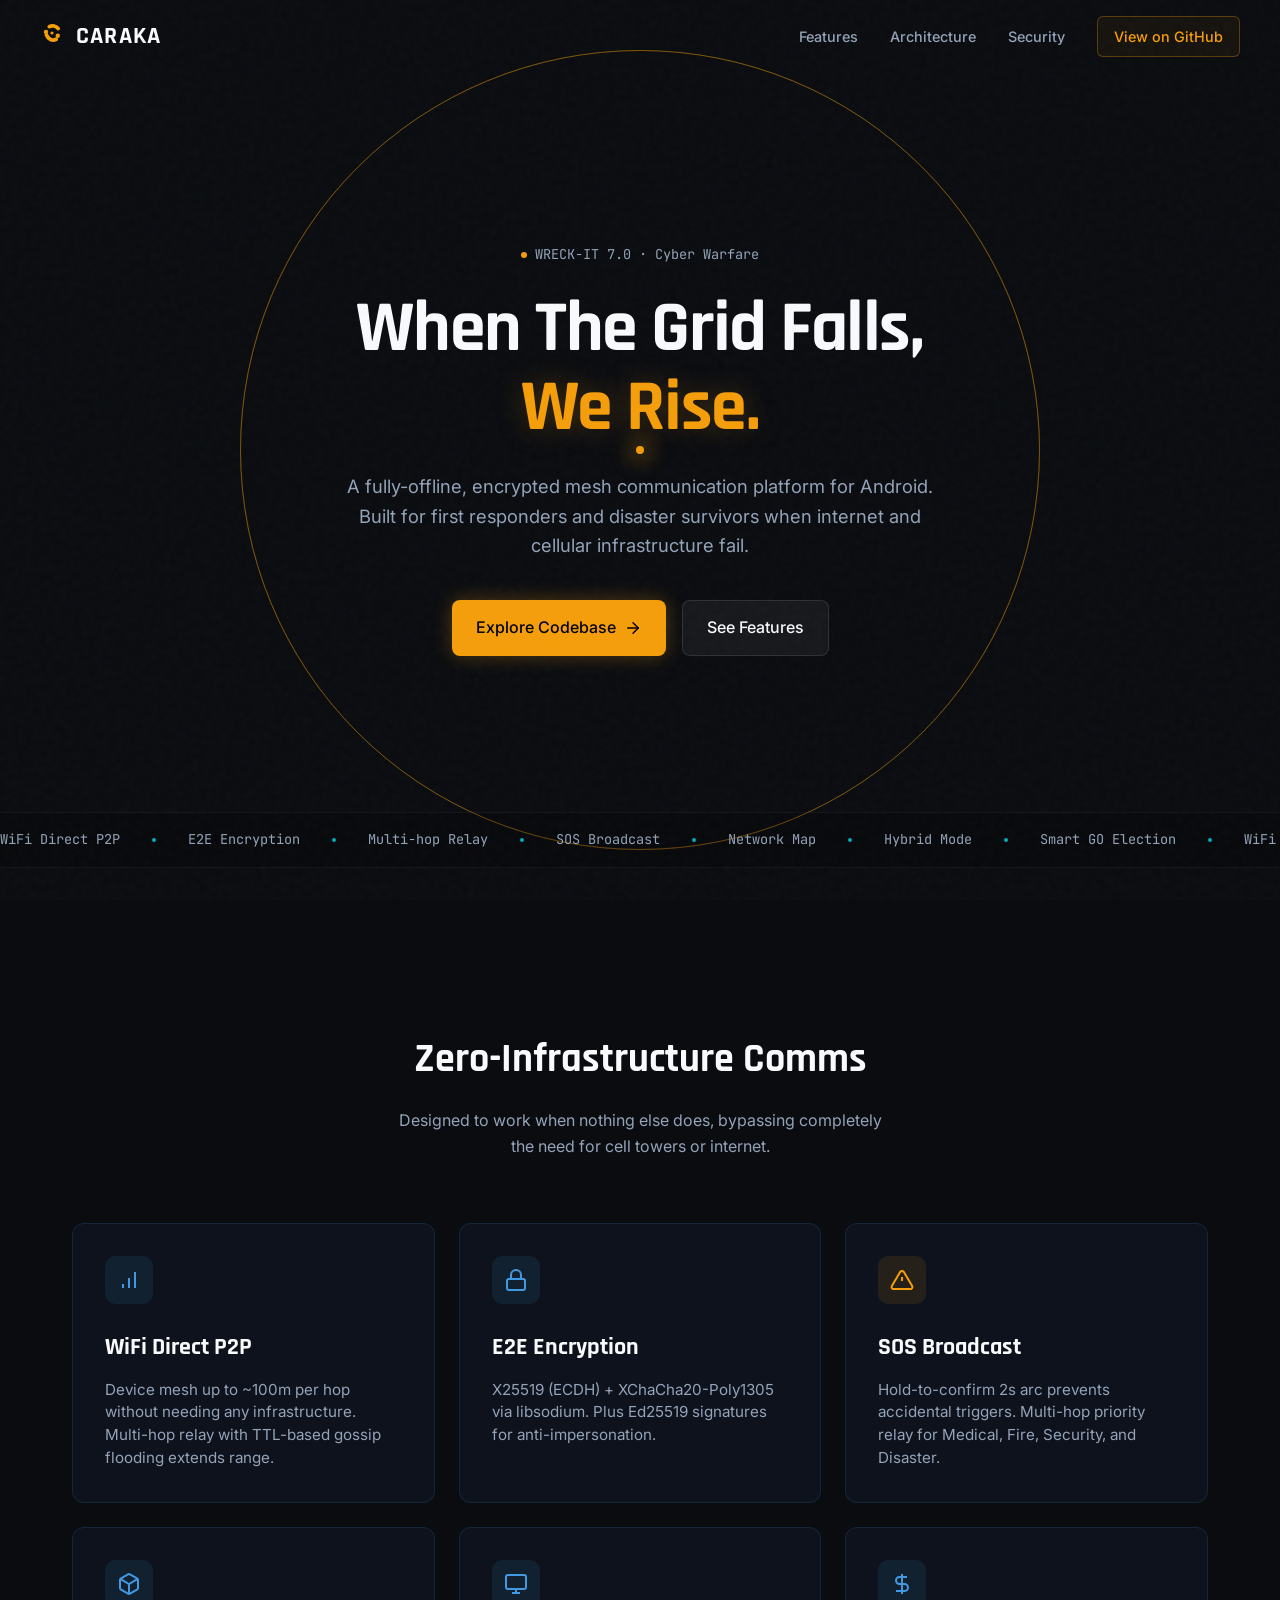
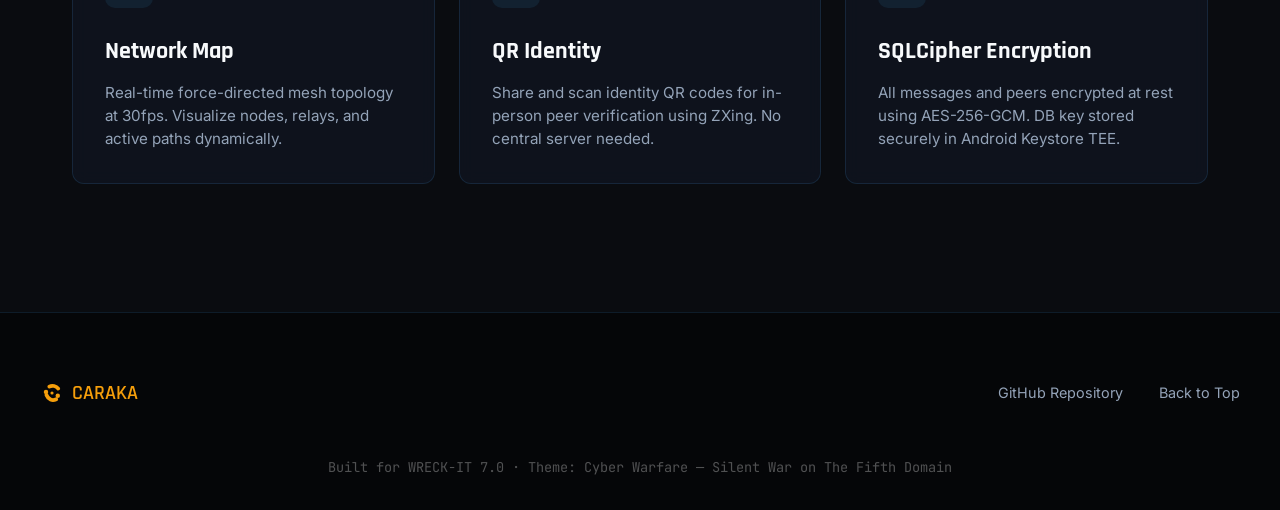
<file: landing-page/index.html>
<!DOCTYPE html>
<html lang="id">
<head>
    <meta charset="UTF-8">
    <meta name="viewport" content="width=device-width, initial-scale=1.0">
    <title>CARAKA | Offline Mesh Communication</title>
    <meta name="description" content="Fully-offline, encrypted mesh communication platform for Android — built for crisis coordination when internet, cellular, and power infrastructure fail.">
    
    <!-- Google Fonts -->
    <link rel="preconnect" href="https://fonts.googleapis.com">
    <link rel="preconnect" href="https://fonts.gstatic.com" crossorigin>
    <link href="https://fonts.googleapis.com/css2?family=Inter:wght@400;500;600&family=JetBrains+Mono:wght@400;700&family=Rajdhani:wght@500;600;700&display=swap" rel="stylesheet">
    
    <!-- Local Styles -->
    <link rel="stylesheet" href="style.css">
</head>
<body>
    <div class="noise-overlay"></div>
    
    <!-- Navigation -->
    <nav class="navbar" id="navbar">
        <div class="nav-container">
            <a href="#" class="brand">
                <div class="brand-logo">
                    <svg viewBox="0 0 108 108" width="24" height="24" aria-hidden="true">
                        <g fill="none" stroke="currentColor" stroke-linecap="round" stroke-linejoin="round">
                            <path d="M42 25C55 18 73 22 82 34" stroke-width="17"/>
                            <path d="M29 63C37 83 55 91 73 82" stroke-width="17"/>
                        </g>
                        <g fill="currentColor">
                            <circle cx="27" cy="49" r="10"/>
                            <circle cx="80" cy="66" r="10"/>
                            <circle cx="54" cy="54" r="7"/>
                        </g>
                    </svg>
                </div>
                <span class="brand-name">CARAKA</span>
            </a>
            <div class="nav-links">
                <a href="#features">Features</a>
                <a href="#architecture">Architecture</a>
                <a href="#security">Security</a>
                <a href="https://github.com/Fatihmaull/cakra-mesh" target="_blank" class="nav-btn">View on GitHub</a>
            </div>
        </div>
    </nav>

    <!-- Hero Section -->
    <section class="hero" id="home">
        <!-- Glowing Radar Animation -->
        <div class="radar-container" aria-hidden="true">
            <div class="radar-pulse ring-1"></div>
            <div class="radar-pulse ring-2"></div>
            <div class="radar-pulse ring-3"></div>
            <div class="radar-core"></div>
        </div>

        <div class="hero-content">
            <div class="hero-eyebrow">
                <span class="dot"></span>
                WRECK-IT 7.0 · Cyber Warfare
            </div>
            
            <h1 class="hero-title">
                When The Grid Falls,<br>
                <span class="accent-amber">We Rise.</span>
            </h1>
            
            <p class="hero-subtitle">
                A fully-offline, encrypted mesh communication platform for Android. Built for first responders and disaster survivors when internet and cellular infrastructure fail.
            </p>
            
            <div class="hero-ctas">
                <a href="https://github.com/Fatihmaull/cakra-mesh" class="btn btn-primary" target="_blank">
                    Explore Codebase
                    <svg viewBox="0 0 24 24" width="18" height="18" fill="none" stroke="currentColor" stroke-width="2" stroke-linecap="round" stroke-linejoin="round">
                        <path d="M5 12h14"></path>
                        <path d="m12 5 7 7-7 7"></path>
                    </svg>
                </a>
                <a href="#features" class="btn btn-secondary">See Features</a>
            </div>
        </div>

        <!-- Marquee -->
        <div class="marquee-wrapper">
            <div class="marquee-track">
                <span>WiFi Direct P2P</span><span class="dot"></span>
                <span>E2E Encryption</span><span class="dot"></span>
                <span>Multi-hop Relay</span><span class="dot"></span>
                <span>SOS Broadcast</span><span class="dot"></span>
                <span>Network Map</span><span class="dot"></span>
                <span>Hybrid Mode</span><span class="dot"></span>
                <span>Smart GO Election</span><span class="dot"></span>
                <!-- Duplicate for seamless loop -->
                <span>WiFi Direct P2P</span><span class="dot"></span>
                <span>E2E Encryption</span><span class="dot"></span>
                <span>Multi-hop Relay</span><span class="dot"></span>
                <span>SOS Broadcast</span><span class="dot"></span>
                <span>Network Map</span><span class="dot"></span>
                <span>Hybrid Mode</span><span class="dot"></span>
                <span>Smart GO Election</span><span class="dot"></span>
            </div>
        </div>
    </section>

    <!-- Features Section -->
    <section class="features" id="features">
        <div class="section-header">
            <h2 class="section-title">Zero-Infrastructure Comms</h2>
            <p class="section-desc">Designed to work when nothing else does, bypassing completely the need for cell towers or internet.</p>
        </div>

        <div class="feature-grid">
            <div class="feature-card">
                <div class="feature-icon">
                    <svg viewBox="0 0 24 24" width="24" height="24" fill="none" stroke="currentColor" stroke-width="2"><path d="M12 20V10"/><path d="M18 20V4"/><path d="M6 20v-4"/></svg>
                </div>
                <h3>WiFi Direct P2P</h3>
                <p>Device mesh up to ~100m per hop without needing any infrastructure. Multi-hop relay with TTL-based gossip flooding extends range.</p>
            </div>
            
            <div class="feature-card">
                <div class="feature-icon">
                    <svg viewBox="0 0 24 24" width="24" height="24" fill="none" stroke="currentColor" stroke-width="2"><rect x="3" y="11" width="18" height="11" rx="2" ry="2"/><path d="M7 11V7a5 5 0 0 1 10 0v4"/></svg>
                </div>
                <h3>E2E Encryption</h3>
                <p>X25519 (ECDH) + XChaCha20-Poly1305 via libsodium. Plus Ed25519 signatures for anti-impersonation.</p>
            </div>
            
            <div class="feature-card amber-border">
                <div class="feature-icon amber-icon">
                    <svg viewBox="0 0 24 24" width="24" height="24" fill="none" stroke="currentColor" stroke-width="2"><path d="M10.29 3.86L1.82 18a2 2 0 0 0 1.71 3h16.94a2 2 0 0 0 1.71-3L13.71 3.86a2 2 0 0 0-3.42 0z"/><line x1="12" y1="9" x2="12" y2="13"/><line x1="12" y1="17" x2="12.01" y2="17"/></svg>
                </div>
                <h3>SOS Broadcast</h3>
                <p>Hold-to-confirm 2s arc prevents accidental triggers. Multi-hop priority relay for Medical, Fire, Security, and Disaster.</p>
            </div>

            <div class="feature-card">
                <div class="feature-icon">
                    <svg viewBox="0 0 24 24" width="24" height="24" fill="none" stroke="currentColor" stroke-width="2"><path d="M21 16V8a2 2 0 0 0-1-1.73l-7-4a2 2 0 0 0-2 0l-7 4A2 2 0 0 0 3 8v8a2 2 0 0 0 1 1.73l7 4a2 2 0 0 0 2 0l7-4A2 2 0 0 0 21 16z"/><polyline points="3.27 6.96 12 12.01 20.73 6.96"/><line x1="12" y1="22.08" x2="12" y2="12"/></svg>
                </div>
                <h3>Network Map</h3>
                <p>Real-time force-directed mesh topology at 30fps. Visualize nodes, relays, and active paths dynamically.</p>
            </div>

            <div class="feature-card">
                <div class="feature-icon">
                    <svg viewBox="0 0 24 24" width="24" height="24" fill="none" stroke="currentColor" stroke-width="2"><rect x="2" y="3" width="20" height="14" rx="2" ry="2"/><line x1="8" y1="21" x2="16" y2="21"/><line x1="12" y1="17" x2="12" y2="21"/></svg>
                </div>
                <h3>QR Identity</h3>
                <p>Share and scan identity QR codes for in-person peer verification using ZXing. No central server needed.</p>
            </div>

            <div class="feature-card">
                <div class="feature-icon">
                    <svg viewBox="0 0 24 24" width="24" height="24" fill="none" stroke="currentColor" stroke-width="2"><path d="M12 2v20M17 5H9.5a3.5 3.5 0 0 0 0 7h5a3.5 3.5 0 0 1 0 7H6"/></svg>
                </div>
                <h3>SQLCipher Encryption</h3>
                <p>All messages and peers encrypted at rest using AES-256-GCM. DB key stored securely in Android Keystore TEE.</p>
            </div>
        </div>
    </section>

    <!-- Footer -->
    <footer class="footer">
        <div class="footer-content">
            <div class="footer-brand">
                <svg viewBox="0 0 108 108" width="24" height="24" aria-hidden="true">
                    <g fill="none" stroke="currentColor" stroke-linecap="round" stroke-linejoin="round">
                        <path d="M42 25C55 18 73 22 82 34" stroke-width="17"/>
                        <path d="M29 63C37 83 55 91 73 82" stroke-width="17"/>
                    </g>
                    <g fill="currentColor">
                        <circle cx="27" cy="49" r="10"/>
                        <circle cx="80" cy="66" r="10"/>
                        <circle cx="54" cy="54" r="7"/>
                    </g>
                </svg>
                <span>CARAKA</span>
            </div>
            <div class="footer-links">
                <a href="https://github.com/Fatihmaull/cakra-mesh" target="_blank">GitHub Repository</a>
                <a href="#home">Back to Top</a>
            </div>
        </div>
        <div class="footer-bottom">
            <p>Built for WRECK-IT 7.0 · Theme: Cyber Warfare — Silent War on The Fifth Domain</p>
        </div>
    </footer>

    <script src="script.js"></script>
</body>
</html>
</file>
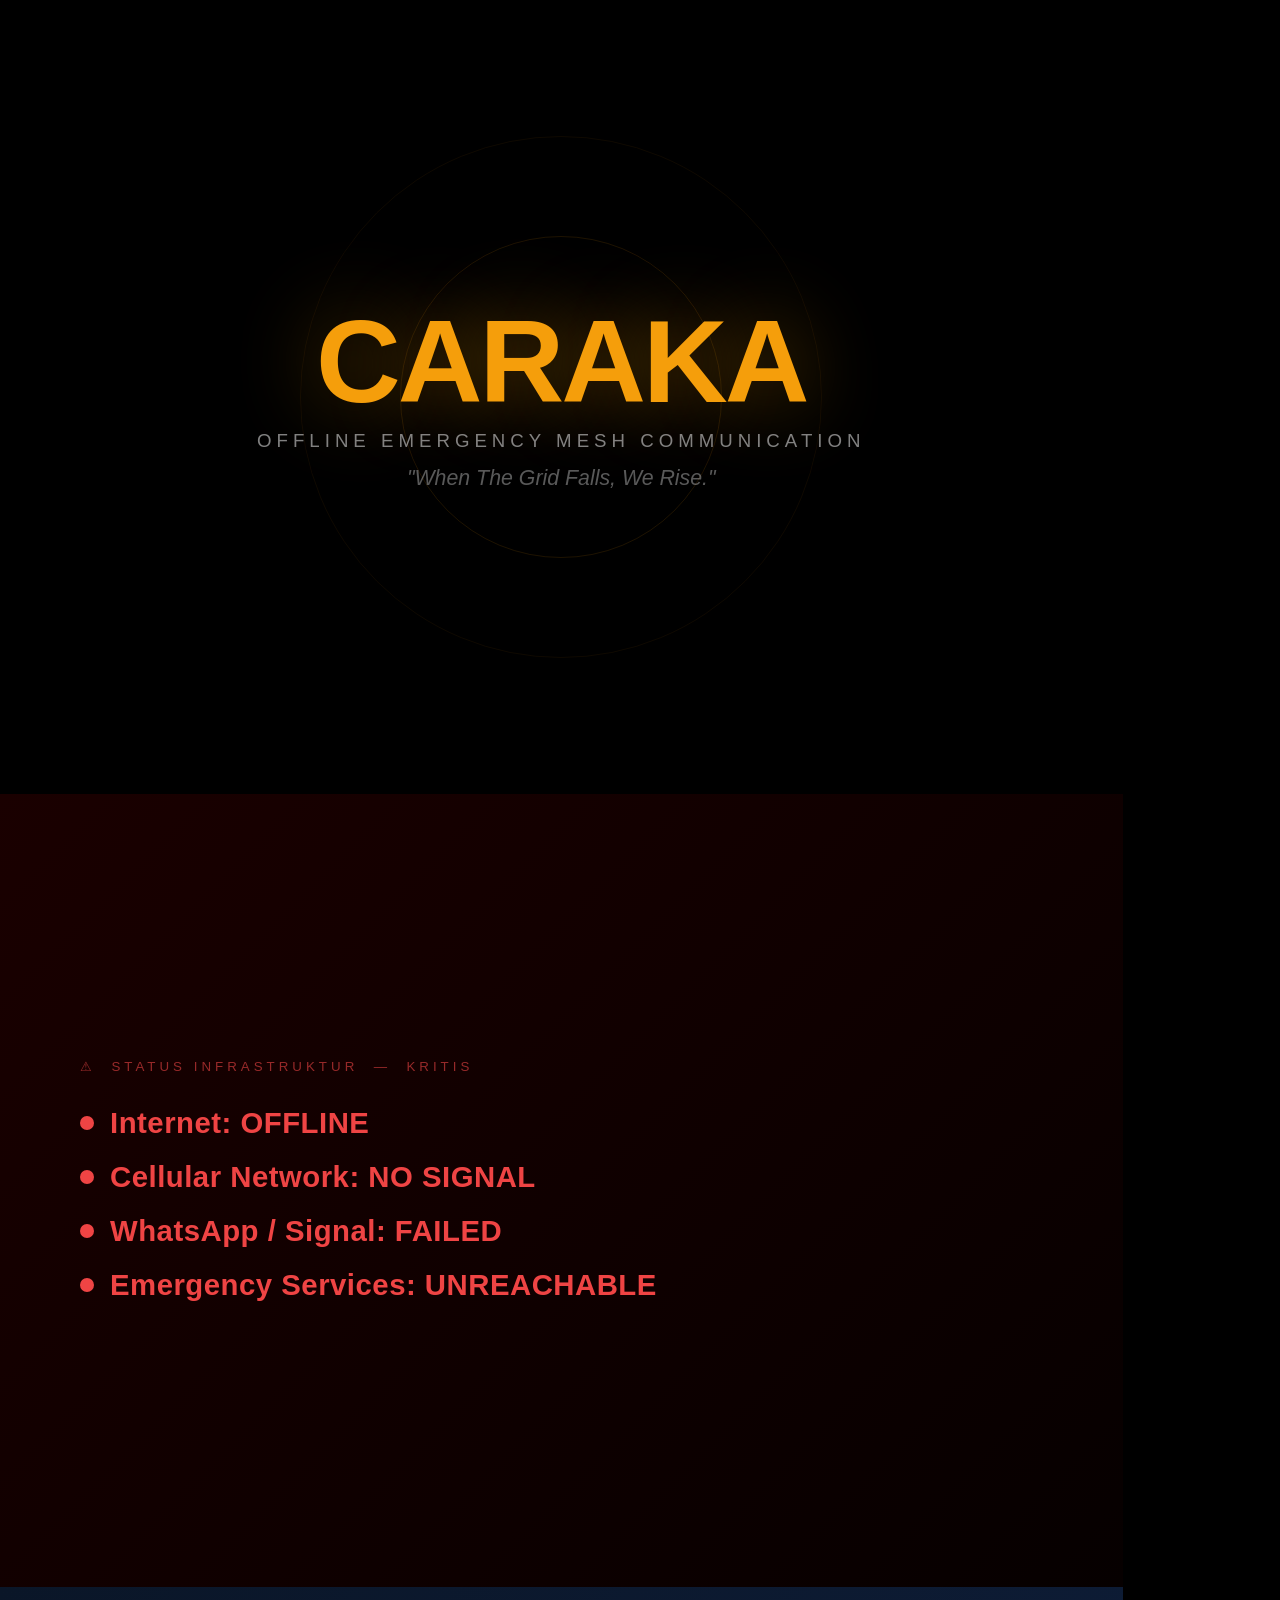
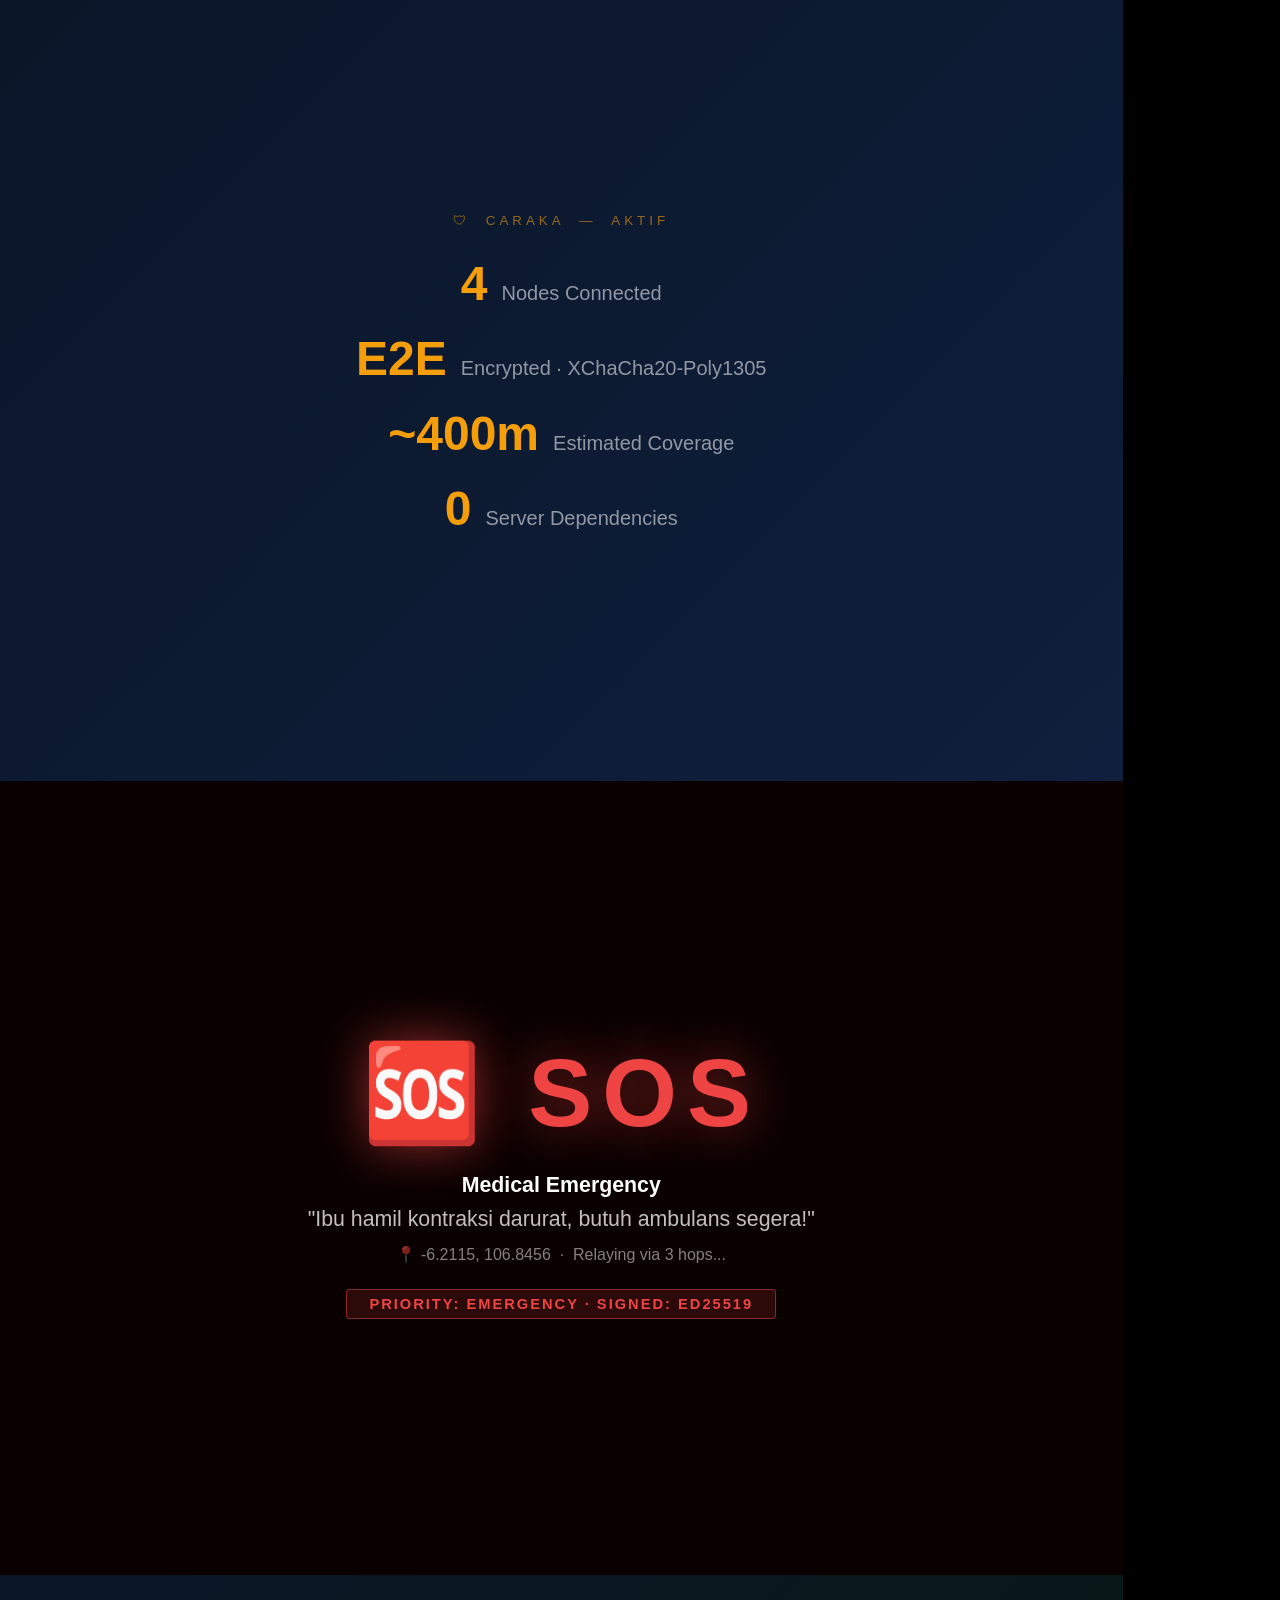
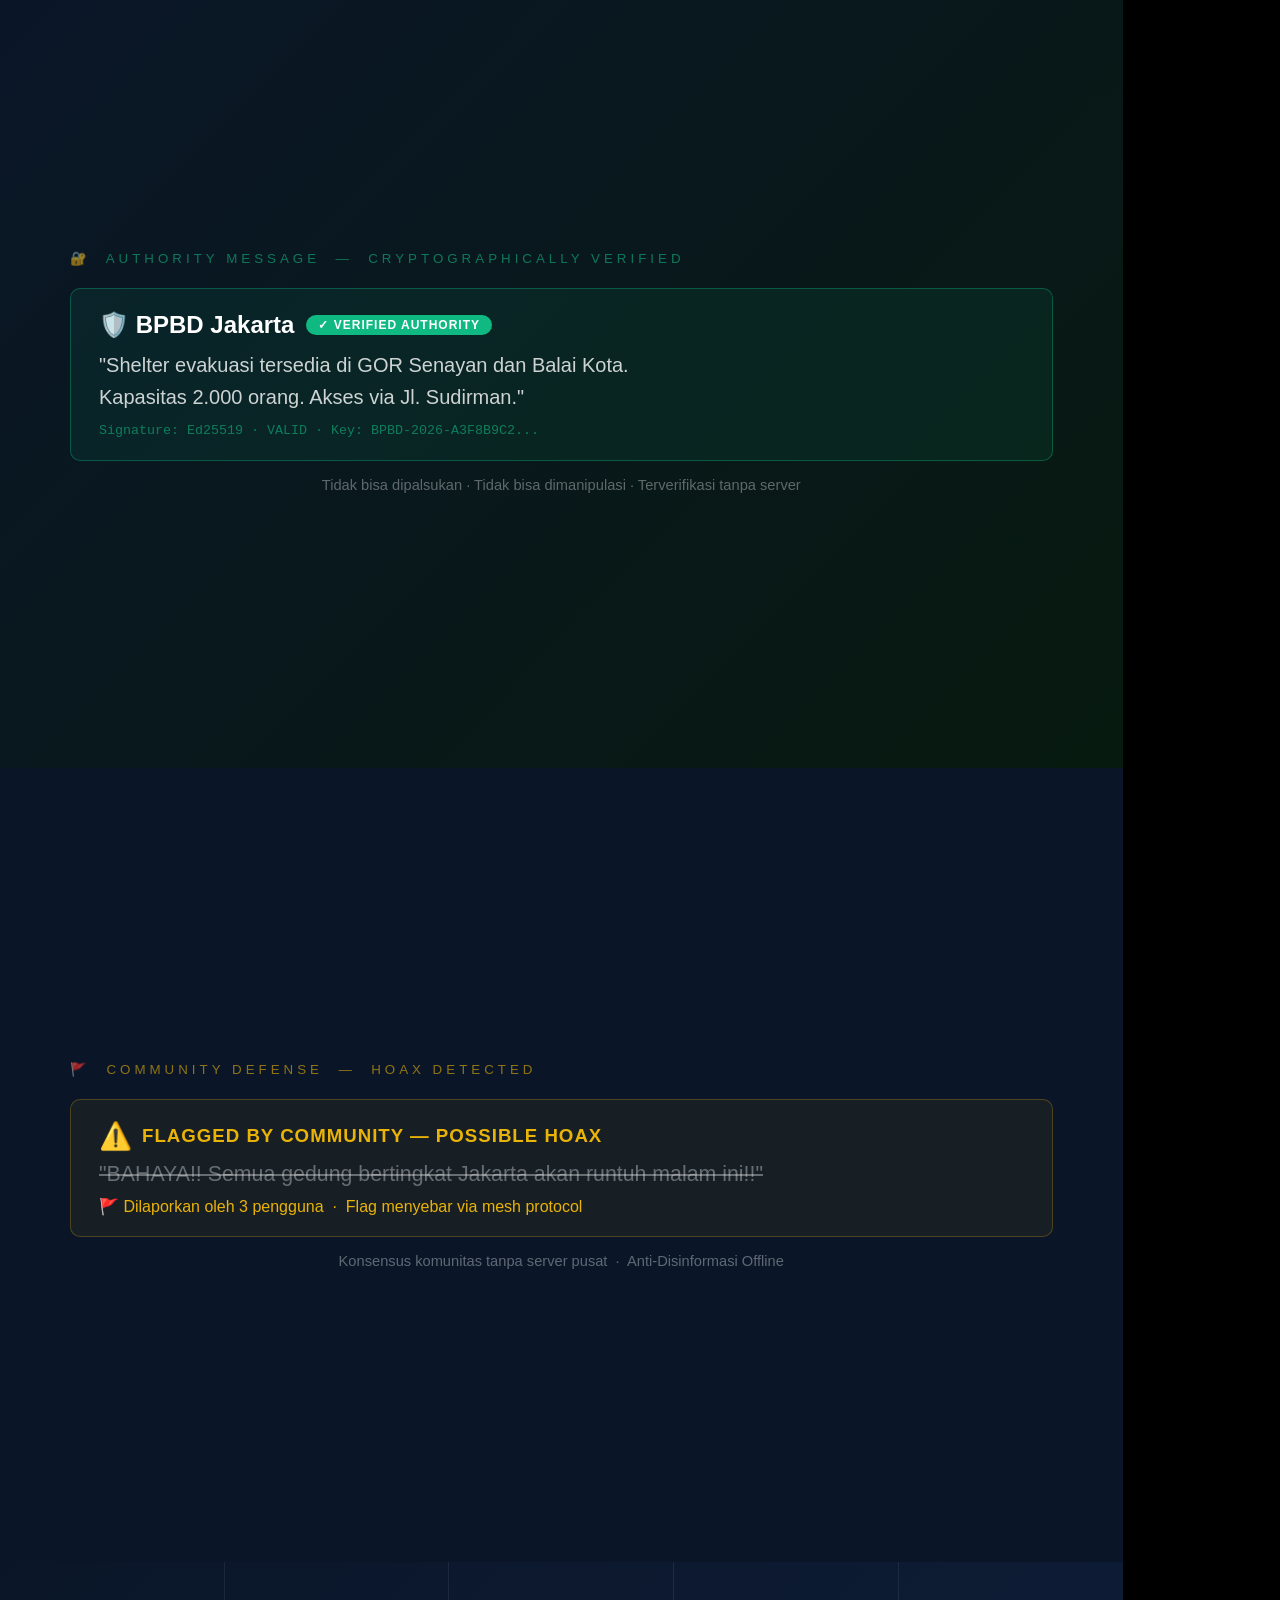
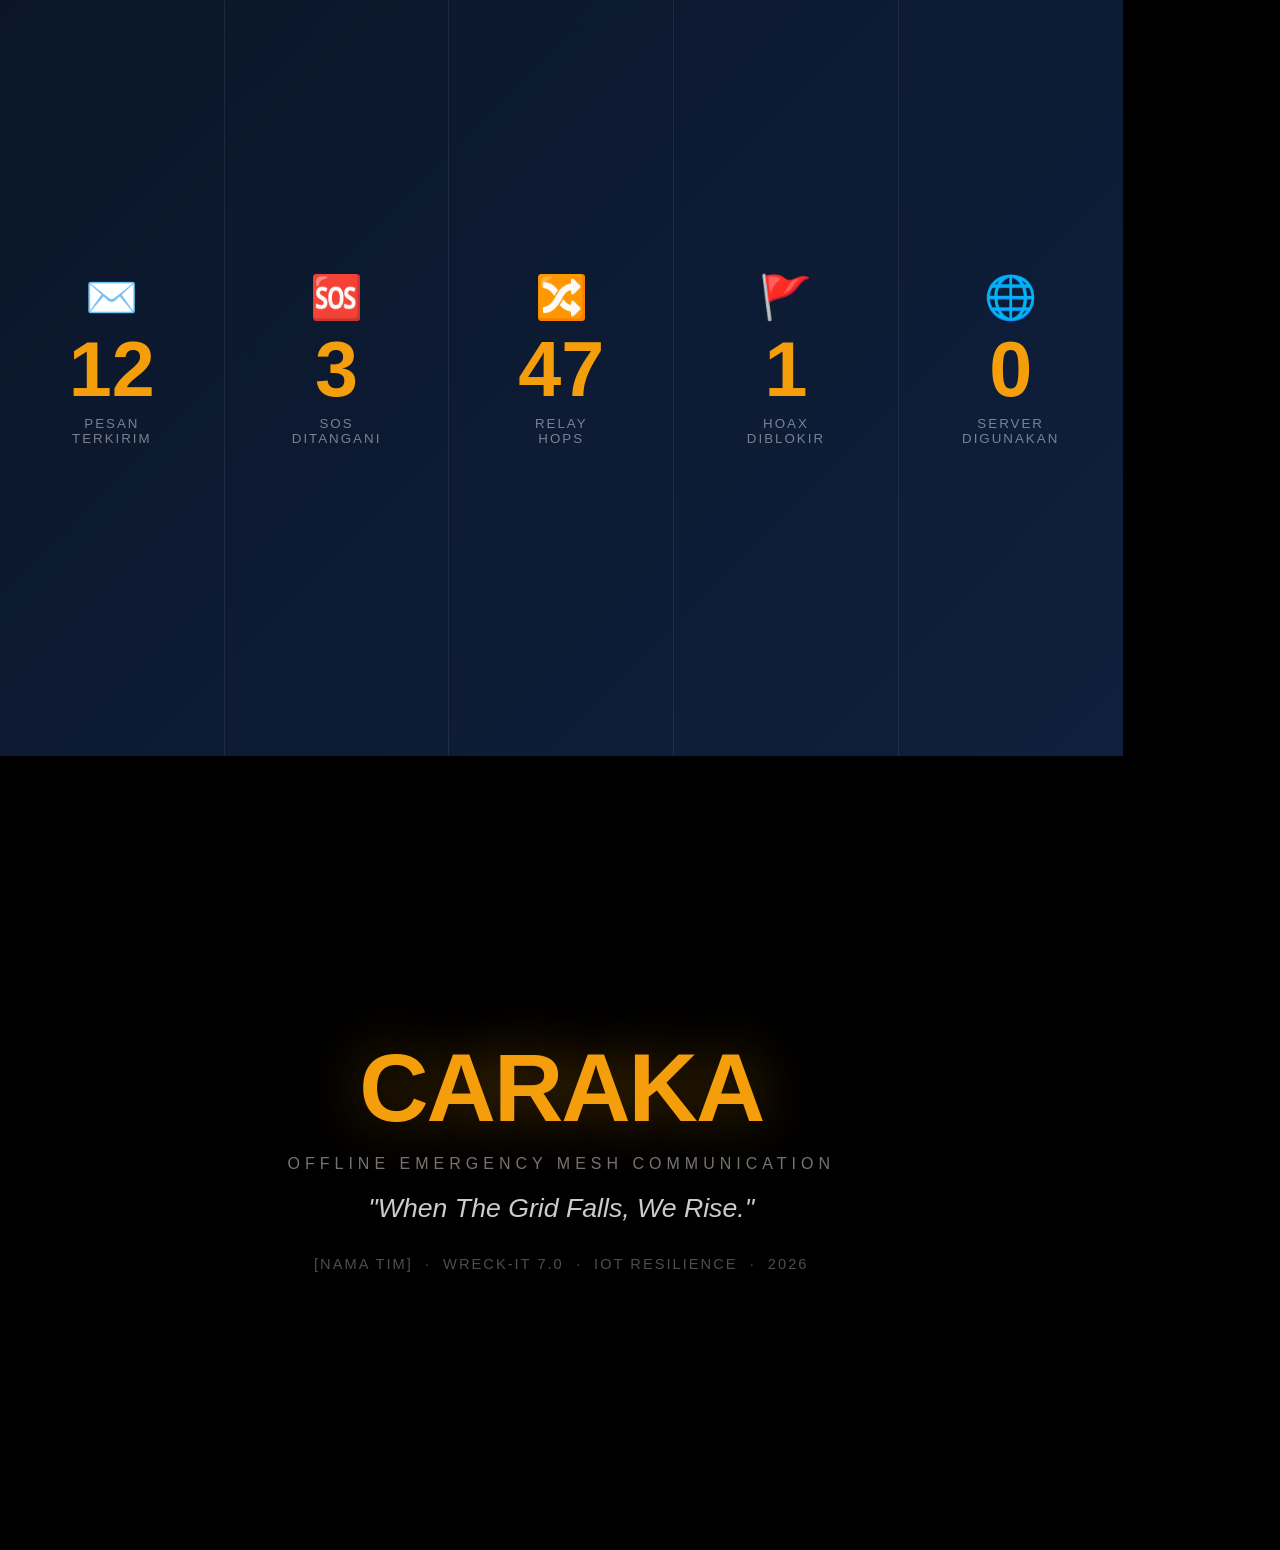
<file: demo/title_cards.html>
<!DOCTYPE html>
<html lang="id">
<head>
<meta charset="UTF-8"/>
<title>CARAKA — Title Cards</title>
<style>
  * { margin: 0; padding: 0; box-sizing: border-box; }

  /* Each card = 1 A4 landscape page = 297mm × 210mm */
  @page { size: A4 landscape; margin: 0; }

  body { background: #000; font-family: 'Segoe UI', Arial, sans-serif; }

  .card {
    width: 297mm;
    height: 210mm;
    position: relative;
    display: flex;
    flex-direction: column;
    align-items: center;
    justify-content: center;
    overflow: hidden;
    page-break-after: always;
  }

  /* ── CARD 1: Opening Title ───────────────────────────────────── */
  .c1 { background: #000; }
  .c1::before {
    content: '';
    position: absolute;
    width: 320px; height: 320px;
    border-radius: 50%;
    border: 1px solid rgba(245,158,11,0.12);
    top: 50%; left: 50%;
    transform: translate(-50%,-50%);
  }
  .c1::after {
    content: '';
    position: absolute;
    width: 520px; height: 520px;
    border-radius: 50%;
    border: 1px solid rgba(245,158,11,0.06);
    top: 50%; left: 50%;
    transform: translate(-50%,-50%);
  }
  .c1-title {
    font-size: 88pt;
    font-weight: 900;
    color: #F59E0B;
    letter-spacing: -3px;
    line-height: 1;
    text-shadow: 0 0 80px rgba(245,158,11,0.45);
    position: relative; z-index: 1;
  }
  .c1-sub {
    font-size: 14pt;
    color: rgba(255,255,255,0.5);
    letter-spacing: 5px;
    text-transform: uppercase;
    margin-top: 10px;
    position: relative; z-index: 1;
  }
  .c1-tag {
    font-size: 16pt;
    font-style: italic;
    color: rgba(255,255,255,0.35);
    margin-top: 14px;
    position: relative; z-index: 1;
  }

  /* ── CARD 2: Grid Down ───────────────────────────────────────── */
  .c2 {
    background: linear-gradient(135deg, #1a0000 0%, #060000 100%);
    align-items: flex-start;
    justify-content: center;
    padding: 50px 80px;
    gap: 0;
  }
  .c2-header {
    font-size: 10pt;
    color: rgba(239,68,68,0.6);
    letter-spacing: 4px;
    text-transform: uppercase;
    margin-bottom: 32px;
    white-space: nowrap;
  }
  .status-row {
    display: flex;
    align-items: center;
    gap: 16px;
    margin-bottom: 20px;
    white-space: nowrap;
  }
  .sdot {
    width: 14px; height: 14px;
    border-radius: 50%;
    background: #EF4444;
    flex-shrink: 0;
  }
  .stext {
    font-size: 22pt;
    font-weight: 700;
    color: #EF4444;
    letter-spacing: 0.5px;
    white-space: nowrap;
  }

  /* ── CARD 3: Mesh Active ─────────────────────────────────────── */
  .c3 {
    background: linear-gradient(135deg, #0A1628 0%, #0F1F3D 100%);
    align-items: center;
    justify-content: center;
    gap: 0;
  }
  .c3-header {
    font-size: 10pt;
    color: rgba(245,158,11,0.6);
    letter-spacing: 4px;
    text-transform: uppercase;
    margin-bottom: 28px;
    white-space: nowrap;
  }
  .mstat {
    display: flex;
    align-items: baseline;
    gap: 14px;
    margin-bottom: 20px;
    white-space: nowrap;
  }
  .mval { font-size: 36pt; font-weight: 900; color: #F59E0B; white-space: nowrap; }
  .mlabel { font-size: 15pt; color: rgba(255,255,255,0.55); white-space: nowrap; }

  /* ── CARD 4: SOS ─────────────────────────────────────────────── */
  .c4 {
    background: #0a0000;
    gap: 18px;
  }
  .sos-big { font-size: 72pt; font-weight: 900; color: #EF4444; letter-spacing: 10px; text-shadow: 0 0 50px rgba(239,68,68,0.6); }
  .sos-msg { font-size: 16pt; color: rgba(255,255,255,0.75); text-align: center; line-height: 1.6; max-width: 75%; }
  .sos-tag {
    font-size: 11pt;
    background: rgba(239,68,68,0.15);
    border: 1px solid rgba(239,68,68,0.5);
    color: #EF4444;
    padding: 6px 22px;
    border-radius: 4px;
    letter-spacing: 2px;
    font-weight: 700;
    text-transform: uppercase;
  }

  /* ── CARD 5: Authority Verified ──────────────────────────────── */
  .c5 {
    background: linear-gradient(135deg, #0A1628 0%, #071a0f 100%);
    padding: 40px 70px;
    align-items: flex-start;
    gap: 16px;
  }
  .c5-header { font-size: 10pt; color: rgba(16,185,129,0.6); letter-spacing: 4px; text-transform: uppercase; margin-bottom: 6px; }
  .vmsg {
    background: rgba(16,185,129,0.08);
    border: 1px solid rgba(16,185,129,0.35);
    border-radius: 10px;
    padding: 22px 28px;
    width: 100%;
  }
  .vrow { display: flex; align-items: center; gap: 12px; margin-bottom: 10px; }
  .vname { font-size: 18pt; font-weight: 700; color: #fff; }
  .vbadge {
    background: #10B981; color: #fff;
    font-size: 9pt; font-weight: 700;
    padding: 3px 12px; border-radius: 20px;
    letter-spacing: 1px;
  }
  .vtext { font-size: 15pt; color: rgba(255,255,255,0.8); line-height: 1.6; }
  .vcrypto { font-size: 10pt; color: rgba(16,185,129,0.6); font-family: 'Courier New', monospace; margin-top: 10px; }
  .vnote { font-size: 11pt; color: rgba(255,255,255,0.35); text-align: center; width: 100%; }

  /* ── CARD 6: Hoax Flagged ────────────────────────────────────── */
  .c6 {
    background: #0A1628;
    padding: 40px 70px;
    align-items: flex-start;
    gap: 16px;
  }
  .c6-header { font-size: 10pt; color: rgba(234,179,8,0.6); letter-spacing: 4px; text-transform: uppercase; margin-bottom: 6px; }
  .hmsg {
    background: rgba(234,179,8,0.06);
    border: 1px solid rgba(234,179,8,0.25);
    border-radius: 10px;
    padding: 20px 28px;
    width: 100%;
  }
  .hwarn { display: flex; align-items: center; gap: 10px; margin-bottom: 10px; }
  .hwtext { font-size: 14pt; color: #EAB308; font-weight: 700; letter-spacing: 1px; }
  .hcontent { font-size: 16pt; color: rgba(255,255,255,0.35); text-decoration: line-through; }
  .hcount { font-size: 12pt; color: #EAB308; margin-top: 10px; }
  .hnote { font-size: 11pt; color: rgba(255,255,255,0.35); text-align: center; width: 100%; }

  /* ── CARD 7: Final Stats ─────────────────────────────────────── */
  .c7 {
    background: linear-gradient(135deg, #0A1628 0%, #0F1F3D 100%);
    flex-direction: row;
    padding: 0;
    gap: 0;
  }
  .sblock {
    flex: 1;
    display: flex;
    flex-direction: column;
    align-items: center;
    justify-content: center;
    gap: 8px;
    border-right: 1px solid rgba(255,255,255,0.07);
    height: 100%;
  }
  .sblock:last-child { border-right: none; }
  .semoji { font-size: 32pt; }
  .sval { font-size: 58pt; font-weight: 900; color: #F59E0B; line-height: 1; }
  .slabel { font-size: 10pt; color: rgba(255,255,255,0.45); letter-spacing: 2px; text-transform: uppercase; text-align: center; }

  /* ── CARD 8: Closing ─────────────────────────────────────────── */
  .c8 { background: #000; gap: 12px; }
  .c8-logo { font-size: 72pt; font-weight: 900; color: #F59E0B; letter-spacing: -2px; text-shadow: 0 0 60px rgba(245,158,11,0.4); }
  .c8-sub { font-size: 12pt; color: rgba(255,255,255,0.45); letter-spacing: 5px; text-transform: uppercase; }
  .c8-tag { font-size: 20pt; font-style: italic; color: rgba(255,255,255,0.8); margin-top: 8px; }
  .c8-team { font-size: 11pt; color: rgba(255,255,255,0.3); letter-spacing: 2px; margin-top: 20px; text-transform: uppercase; }
</style>
</head>
<body>

<!-- CARD 1: Opening Title -->
<div class="card c1">
  <div class="c1-title">CARAKA</div>
  <div class="c1-sub">Offline Emergency Mesh Communication</div>
  <div class="c1-tag">"When The Grid Falls, We Rise."</div>
</div>

<!-- CARD 2: Grid Down -->
<div class="card c2">
  <div class="c2-header">⚠ &nbsp;STATUS INFRASTRUKTUR &nbsp;—&nbsp; KRITIS</div>
  <div class="status-row"><div class="sdot"></div><div class="stext">Internet: OFFLINE</div></div>
  <div class="status-row"><div class="sdot"></div><div class="stext">Cellular Network: NO SIGNAL</div></div>
  <div class="status-row"><div class="sdot"></div><div class="stext">WhatsApp / Signal: FAILED</div></div>
  <div class="status-row"><div class="sdot"></div><div class="stext">Emergency Services: UNREACHABLE</div></div>
</div>

<!-- CARD 3: Mesh Active -->
<div class="card c3">
  <div class="c3-header">🛡 &nbsp;CARAKA &nbsp;—&nbsp; AKTIF</div>
  <div class="mstat"><div class="mval">4</div><div class="mlabel">Nodes Connected</div></div>
  <div class="mstat"><div class="mval">E2E</div><div class="mlabel">Encrypted · XChaCha20-Poly1305</div></div>
  <div class="mstat"><div class="mval">~400m</div><div class="mlabel">Estimated Coverage</div></div>
  <div class="mstat"><div class="mval">0</div><div class="mlabel">Server Dependencies</div></div>
</div>

<!-- CARD 4: SOS Emergency -->
<div class="card c4">
  <div class="sos-big">🆘 SOS</div>
  <div class="sos-msg">
    <strong style="color:#fff;">Medical Emergency</strong><br/>
    "Ibu hamil kontraksi darurat, butuh ambulans segera!"<br/>
    <span style="font-size:12pt; color:rgba(255,255,255,0.5);">📍 -6.2115, 106.8456 &nbsp;·&nbsp; Relaying via 3 hops...</span>
  </div>
  <div class="sos-tag">Priority: EMERGENCY · Signed: Ed25519</div>
</div>

<!-- CARD 5: Authority Verified -->
<div class="card c5">
  <div class="c5-header">🔐 &nbsp;Authority Message &nbsp;—&nbsp; Cryptographically Verified</div>
  <div class="vmsg">
    <div class="vrow">
      <div class="vname">🛡️ BPBD Jakarta</div>
      <div class="vbadge">✓ VERIFIED AUTHORITY</div>
    </div>
    <div class="vtext">
      "Shelter evakuasi tersedia di GOR Senayan dan Balai Kota.<br/>
      Kapasitas 2.000 orang. Akses via Jl. Sudirman."
    </div>
    <div class="vcrypto">Signature: Ed25519 · VALID · Key: BPBD-2026-A3F8B9C2...</div>
  </div>
  <div class="vnote">Tidak bisa dipalsukan · Tidak bisa dimanipulasi · Terverifikasi tanpa server</div>
</div>

<!-- CARD 6: Hoax Flagged -->
<div class="card c6">
  <div class="c6-header">🚩 &nbsp;Community Defense &nbsp;—&nbsp; Hoax Detected</div>
  <div class="hmsg">
    <div class="hwarn">
      <span style="font-size:20pt;">⚠️</span>
      <div class="hwtext">FLAGGED BY COMMUNITY — POSSIBLE HOAX</div>
    </div>
    <div class="hcontent">"BAHAYA!! Semua gedung bertingkat Jakarta akan runtuh malam ini!!"</div>
    <div class="hcount">🚩 Dilaporkan oleh 3 pengguna &nbsp;·&nbsp; Flag menyebar via mesh protocol</div>
  </div>
  <div class="hnote">Konsensus komunitas tanpa server pusat &nbsp;·&nbsp; Anti-Disinformasi Offline</div>
</div>

<!-- CARD 7: Final Stats -->
<div class="card c7">
  <div class="sblock">
    <div class="semoji">✉️</div>
    <div class="sval">12</div>
    <div class="slabel">Pesan<br/>Terkirim</div>
  </div>
  <div class="sblock">
    <div class="semoji">🆘</div>
    <div class="sval">3</div>
    <div class="slabel">SOS<br/>Ditangani</div>
  </div>
  <div class="sblock">
    <div class="semoji">🔀</div>
    <div class="sval">47</div>
    <div class="slabel">Relay<br/>Hops</div>
  </div>
  <div class="sblock">
    <div class="semoji">🚩</div>
    <div class="sval">1</div>
    <div class="slabel">Hoax<br/>Diblokir</div>
  </div>
  <div class="sblock">
    <div class="semoji">🌐</div>
    <div class="sval">0</div>
    <div class="slabel">Server<br/>Digunakan</div>
  </div>
</div>

<!-- CARD 8: Closing -->
<div class="card c8">
  <div class="c8-logo">CARAKA</div>
  <div class="c8-sub">Offline Emergency Mesh Communication</div>
  <div class="c8-tag">"When The Grid Falls, We Rise."</div>
  <div class="c8-team">[NAMA TIM] &nbsp;·&nbsp; WRECK-IT 7.0 &nbsp;·&nbsp; IoT Resilience &nbsp;·&nbsp; 2026</div>
</div>

</body>
</html>
</file>
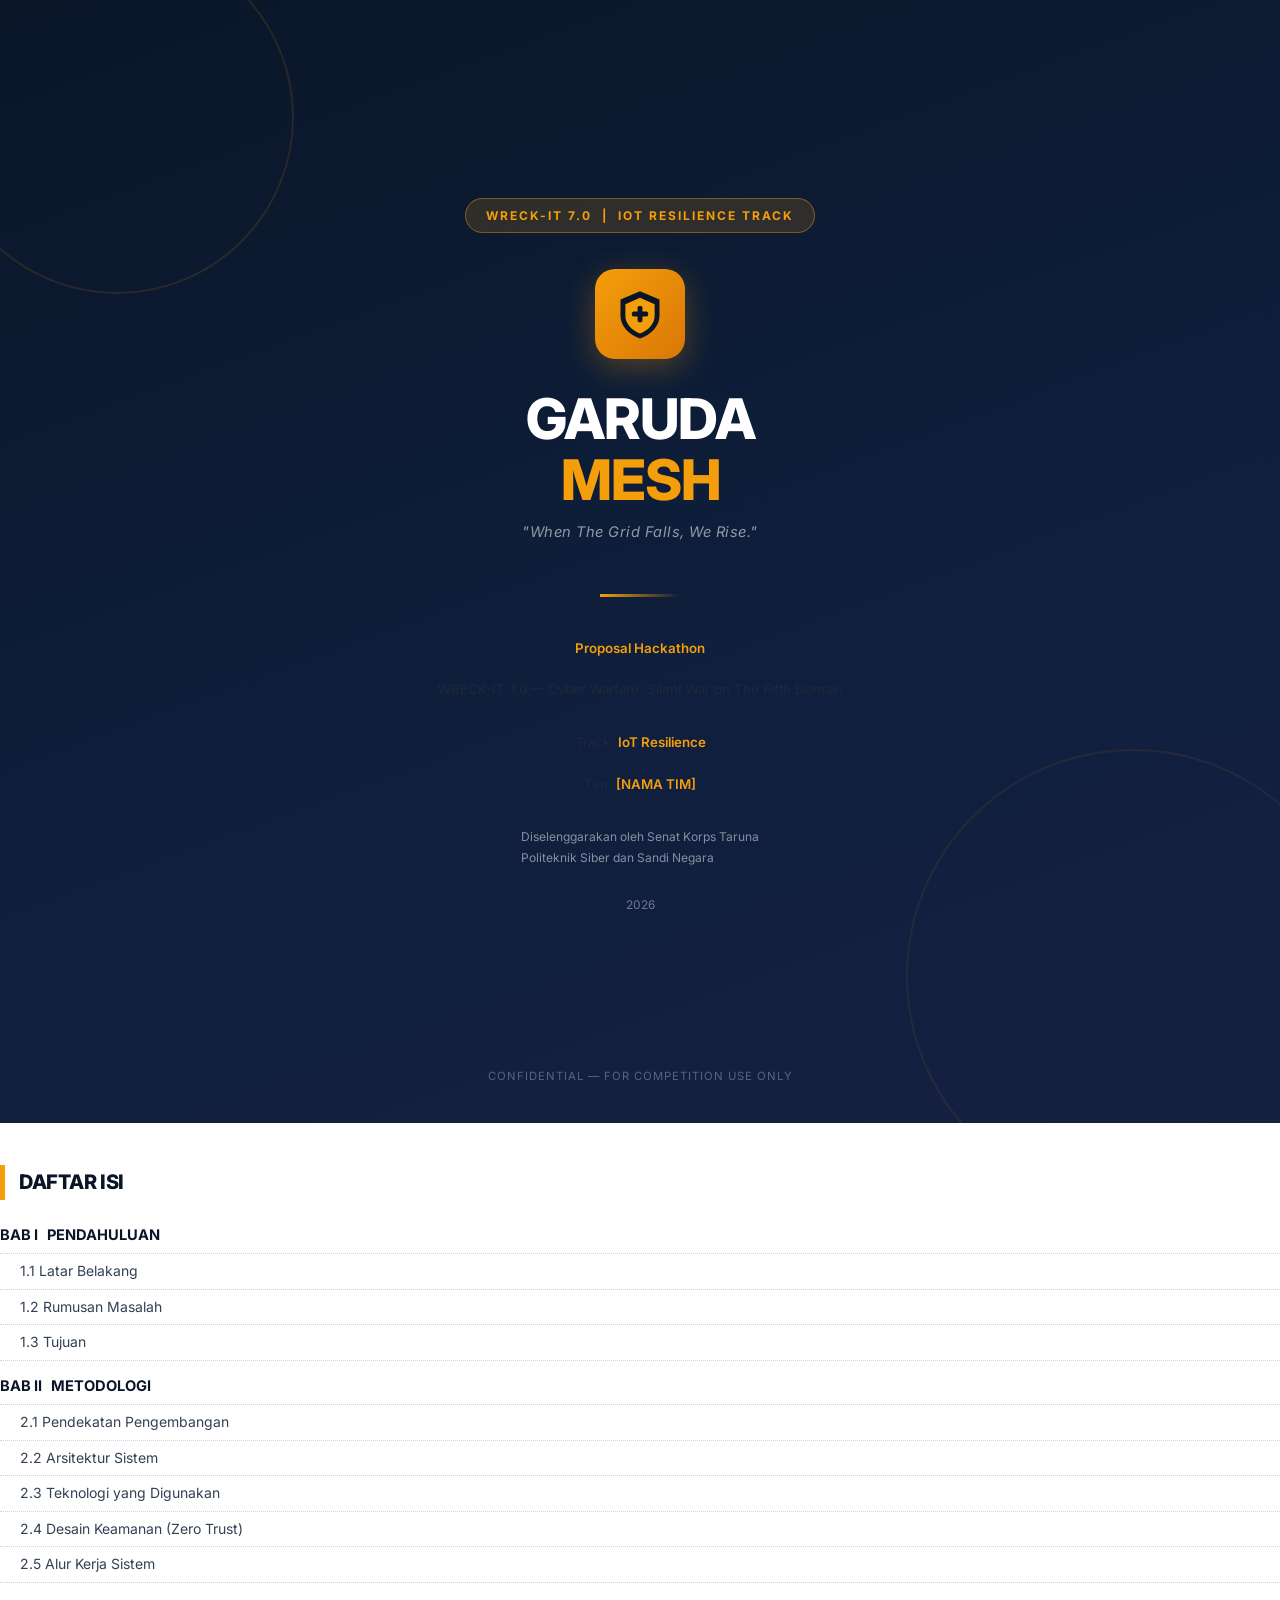
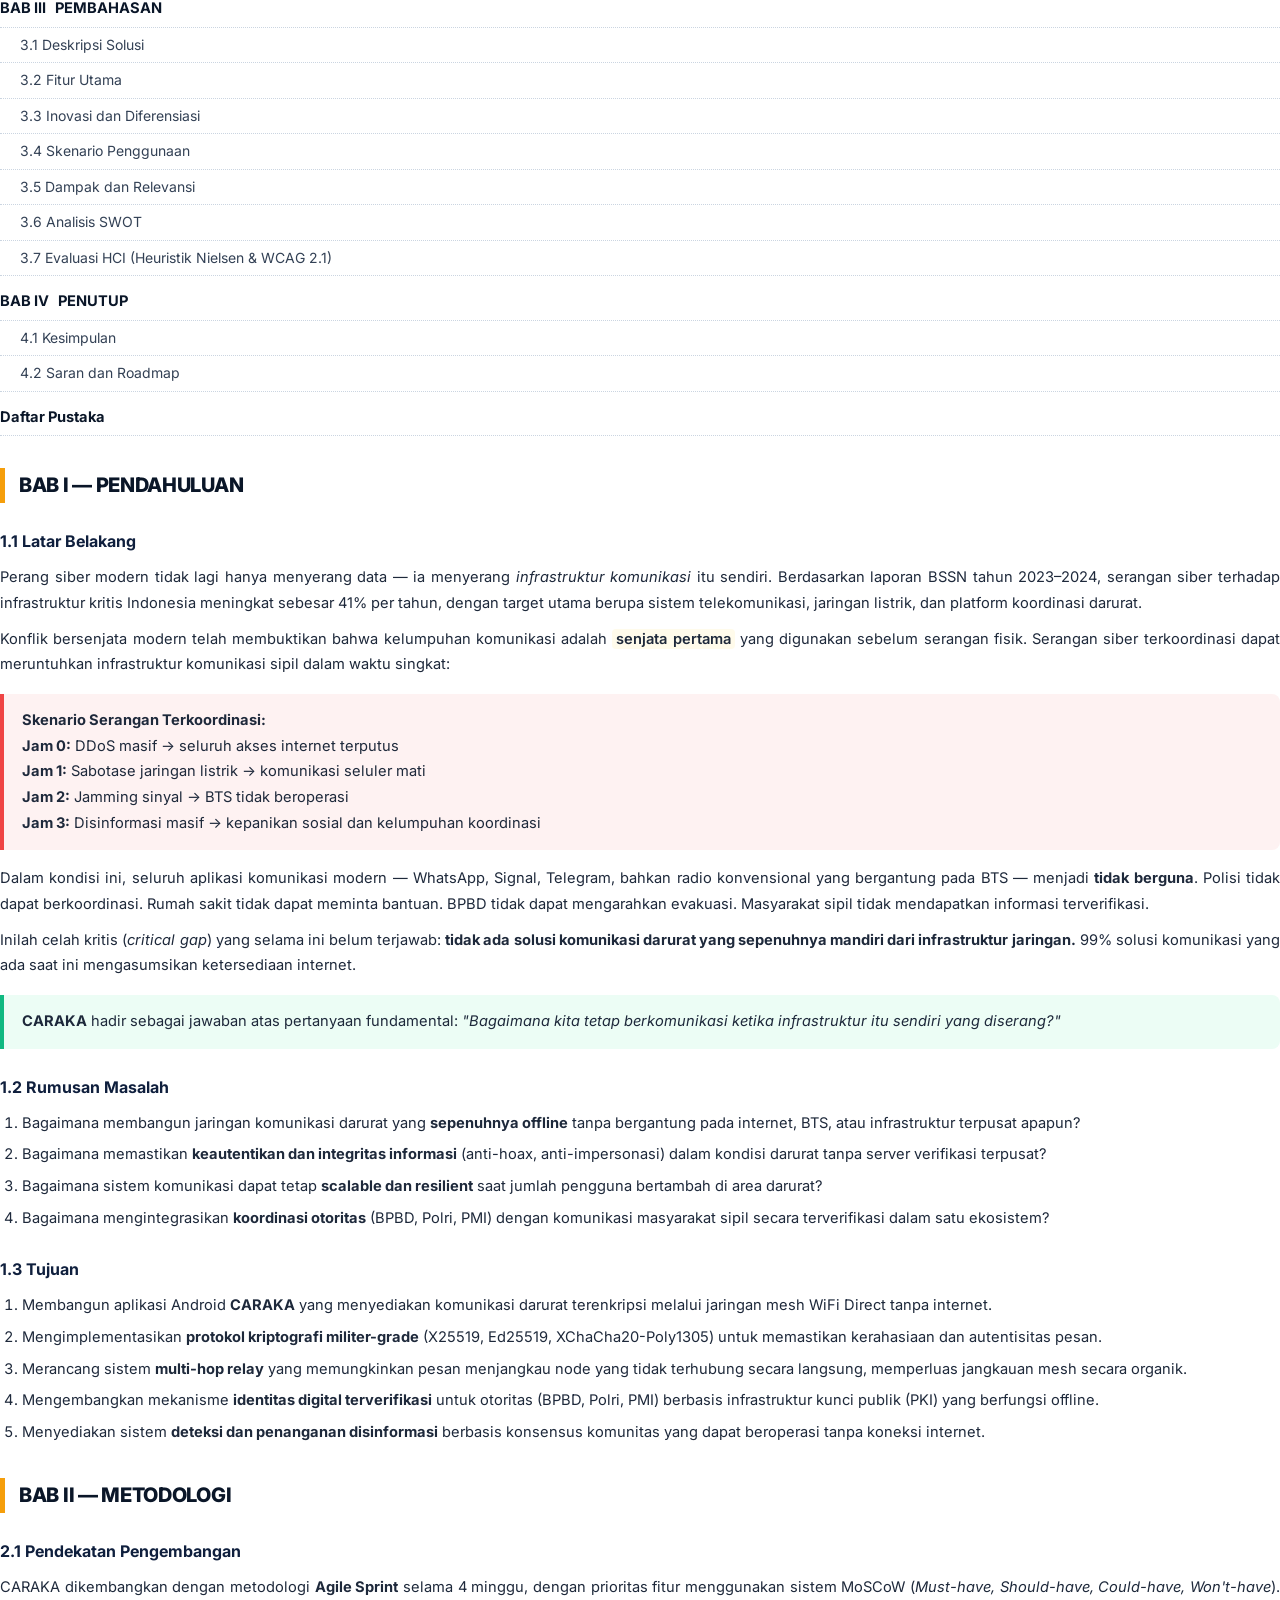
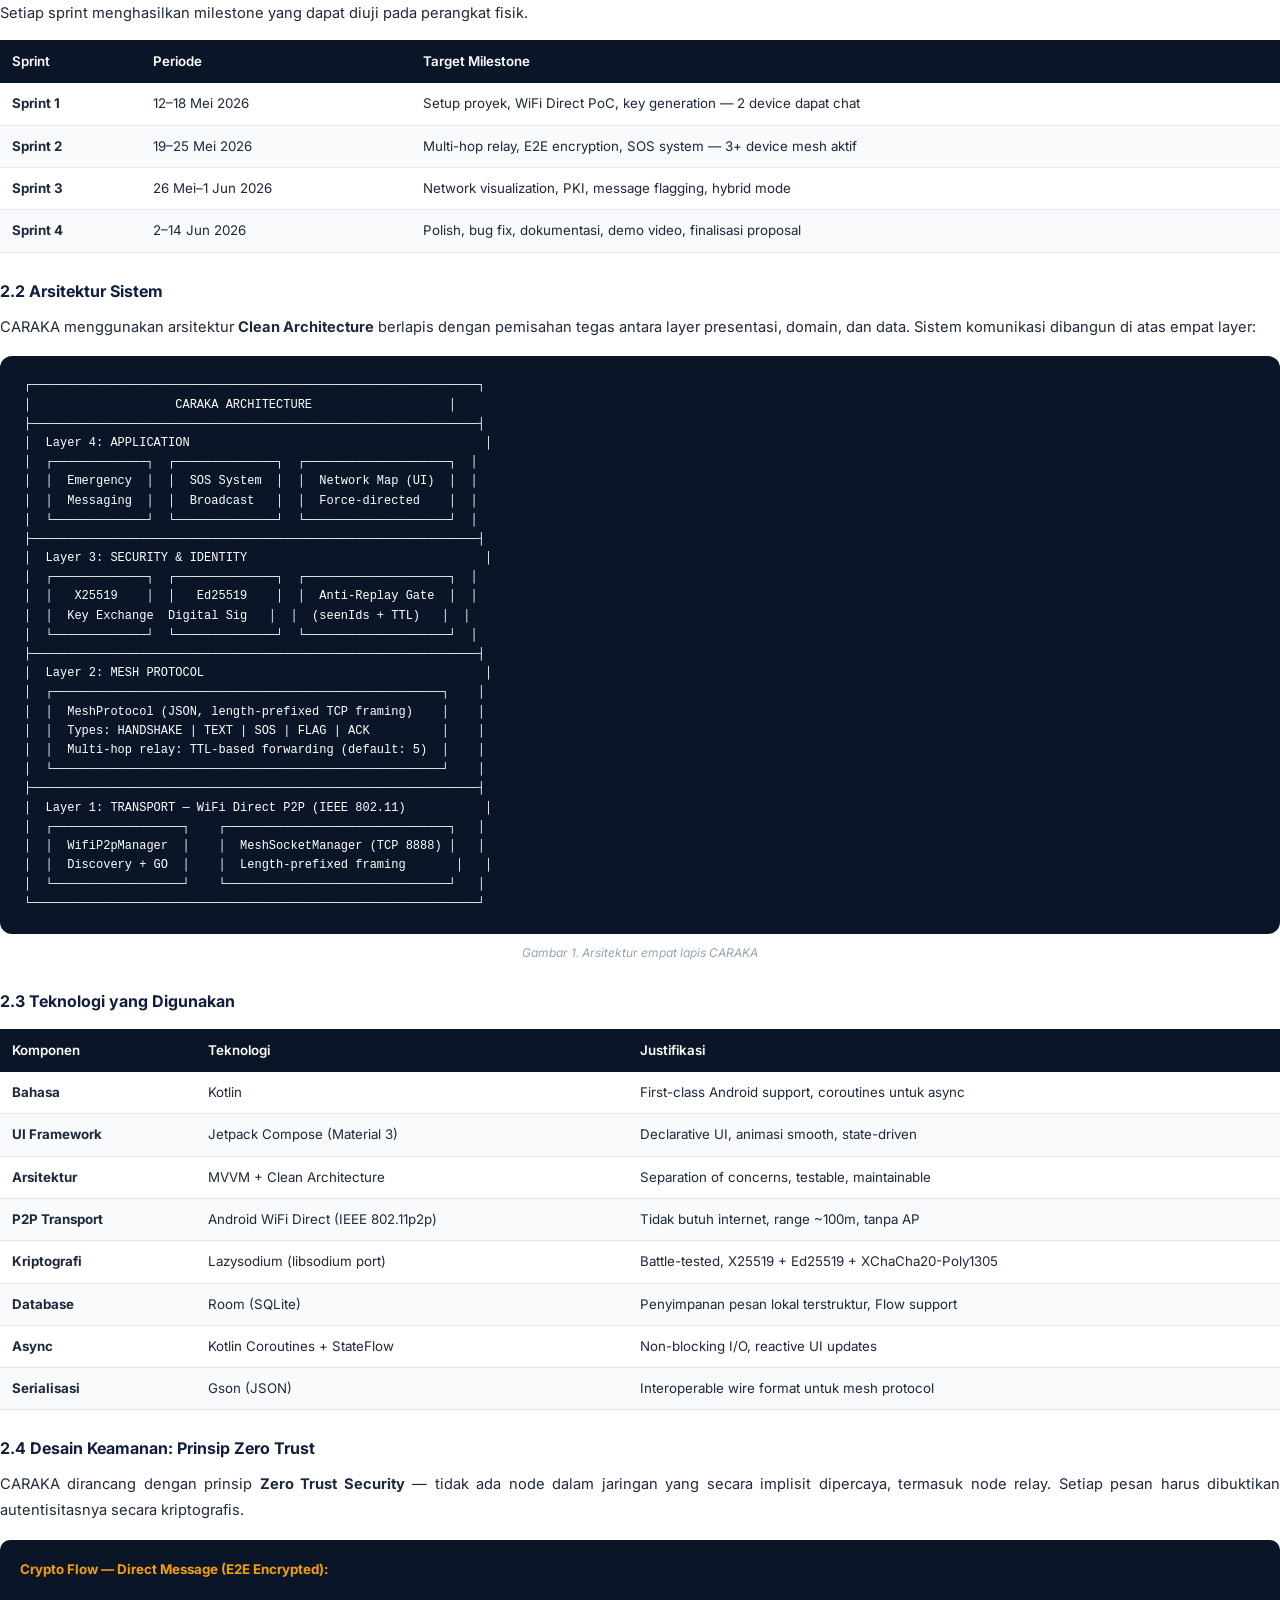
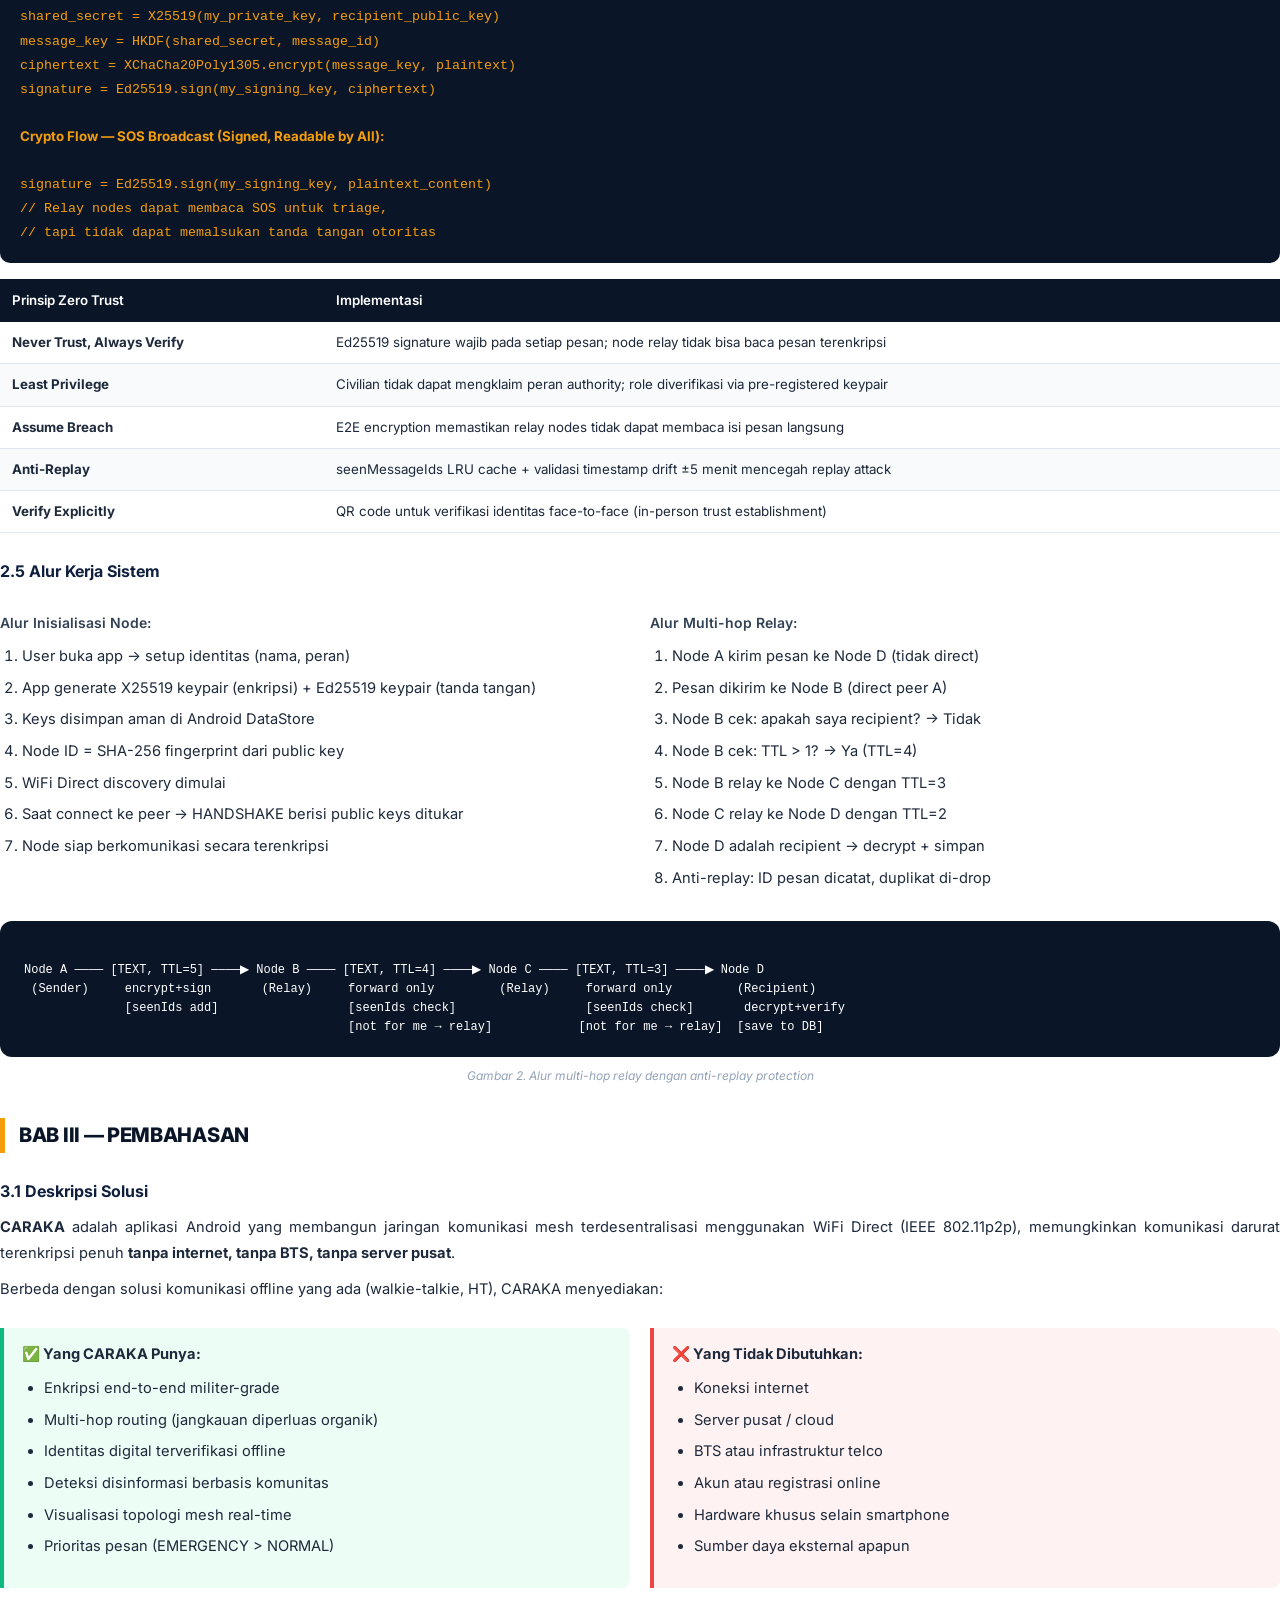
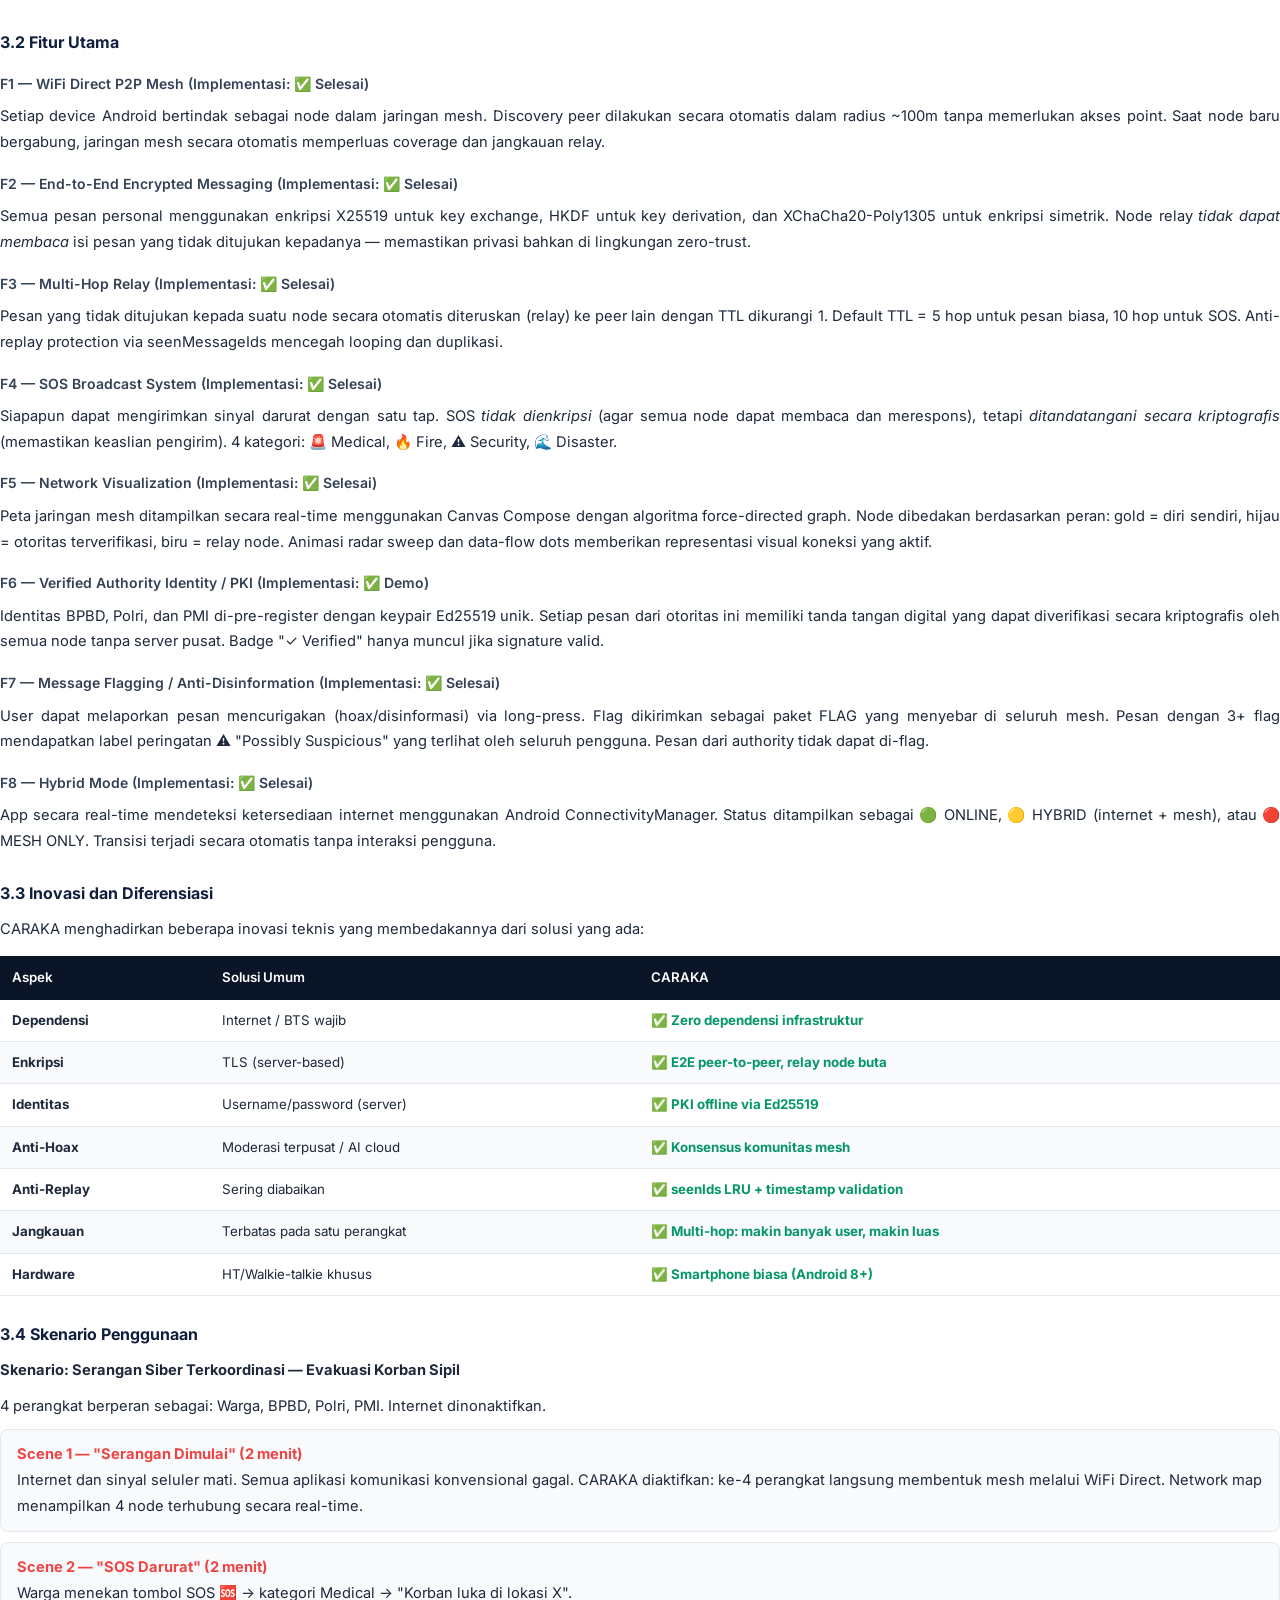
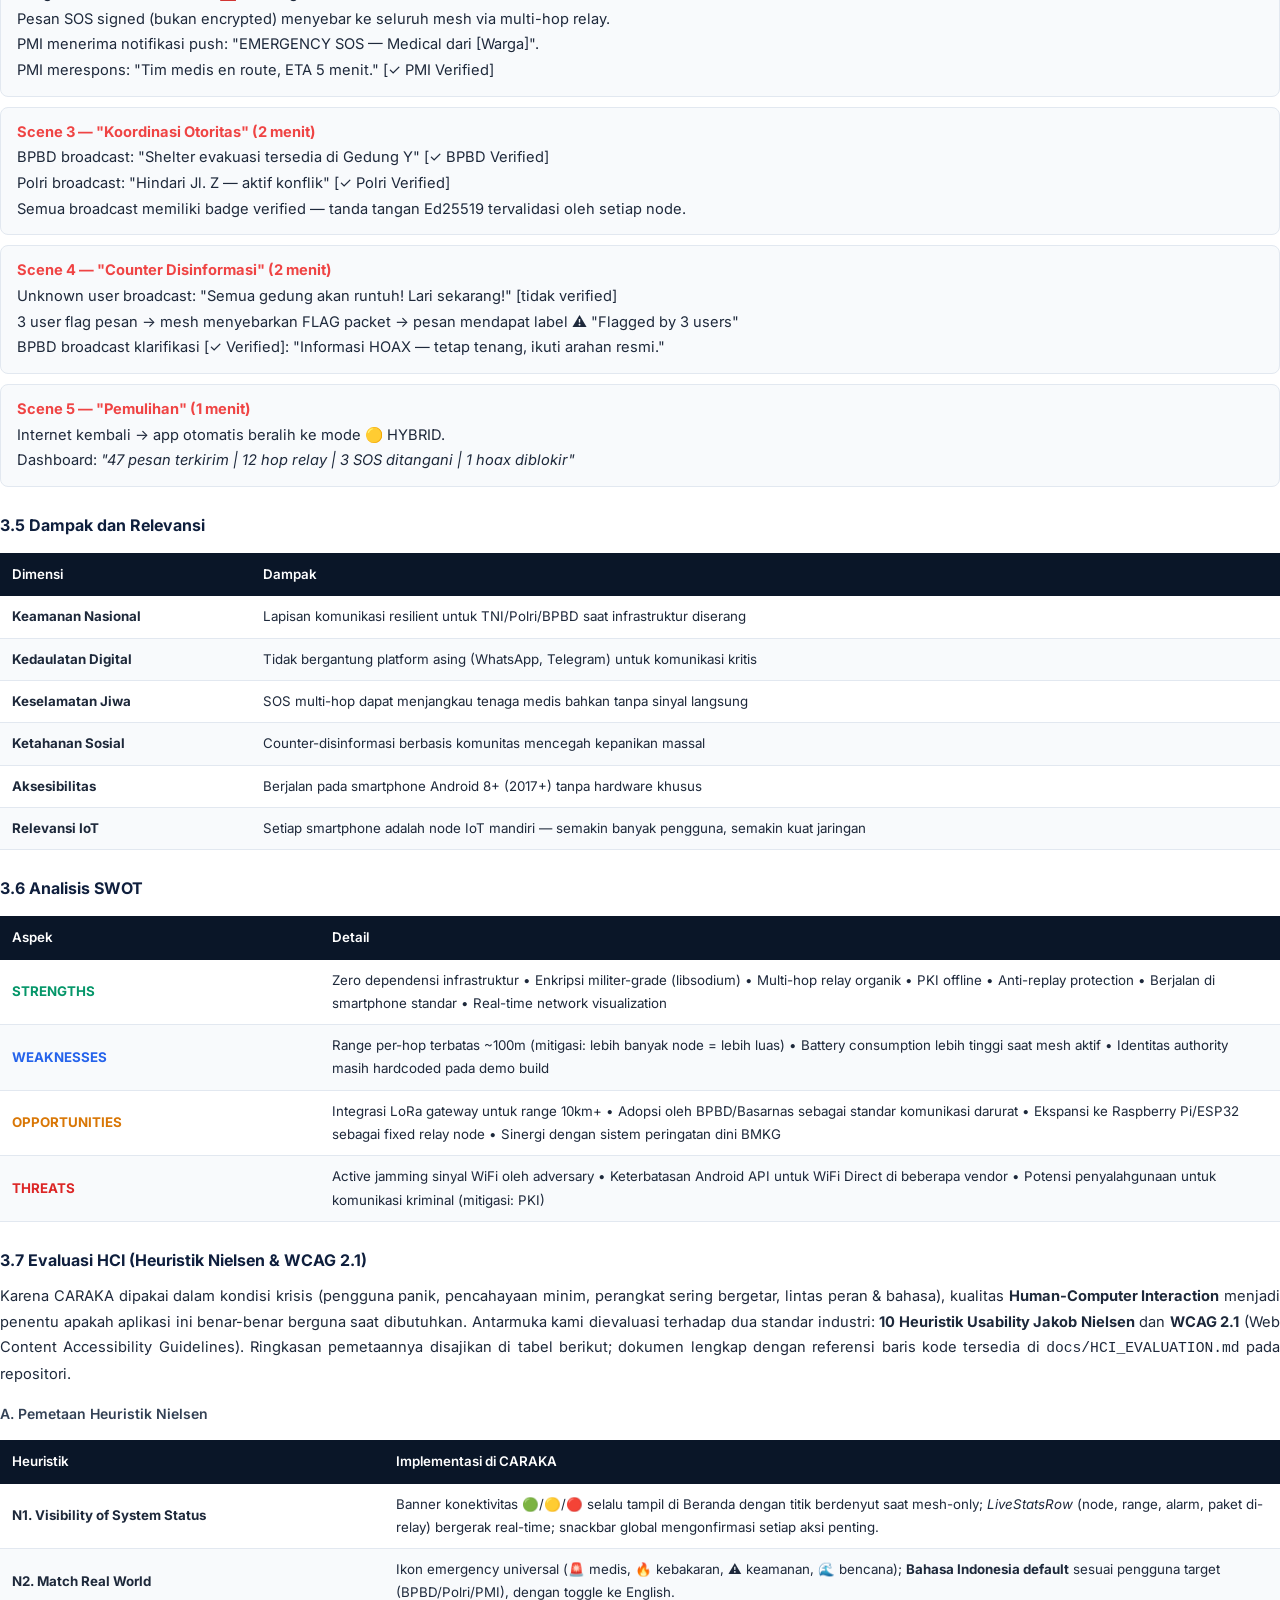
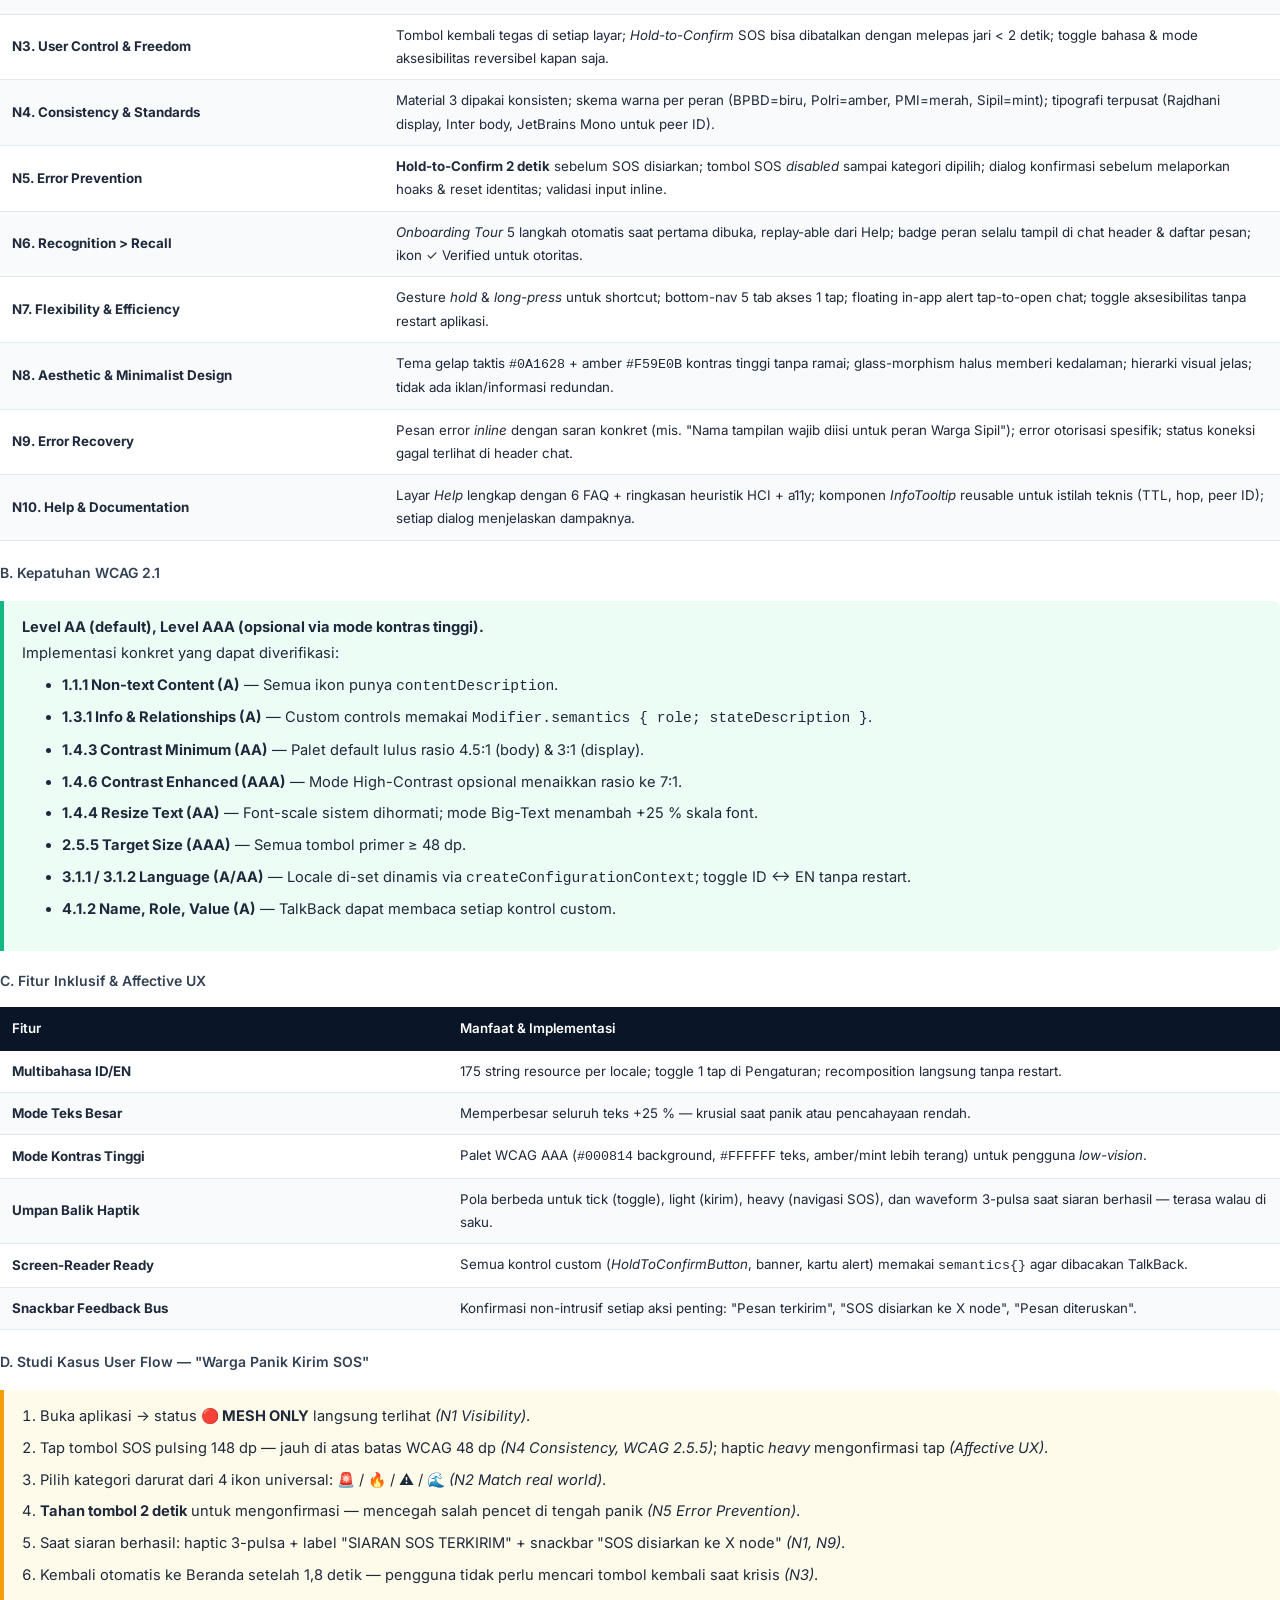
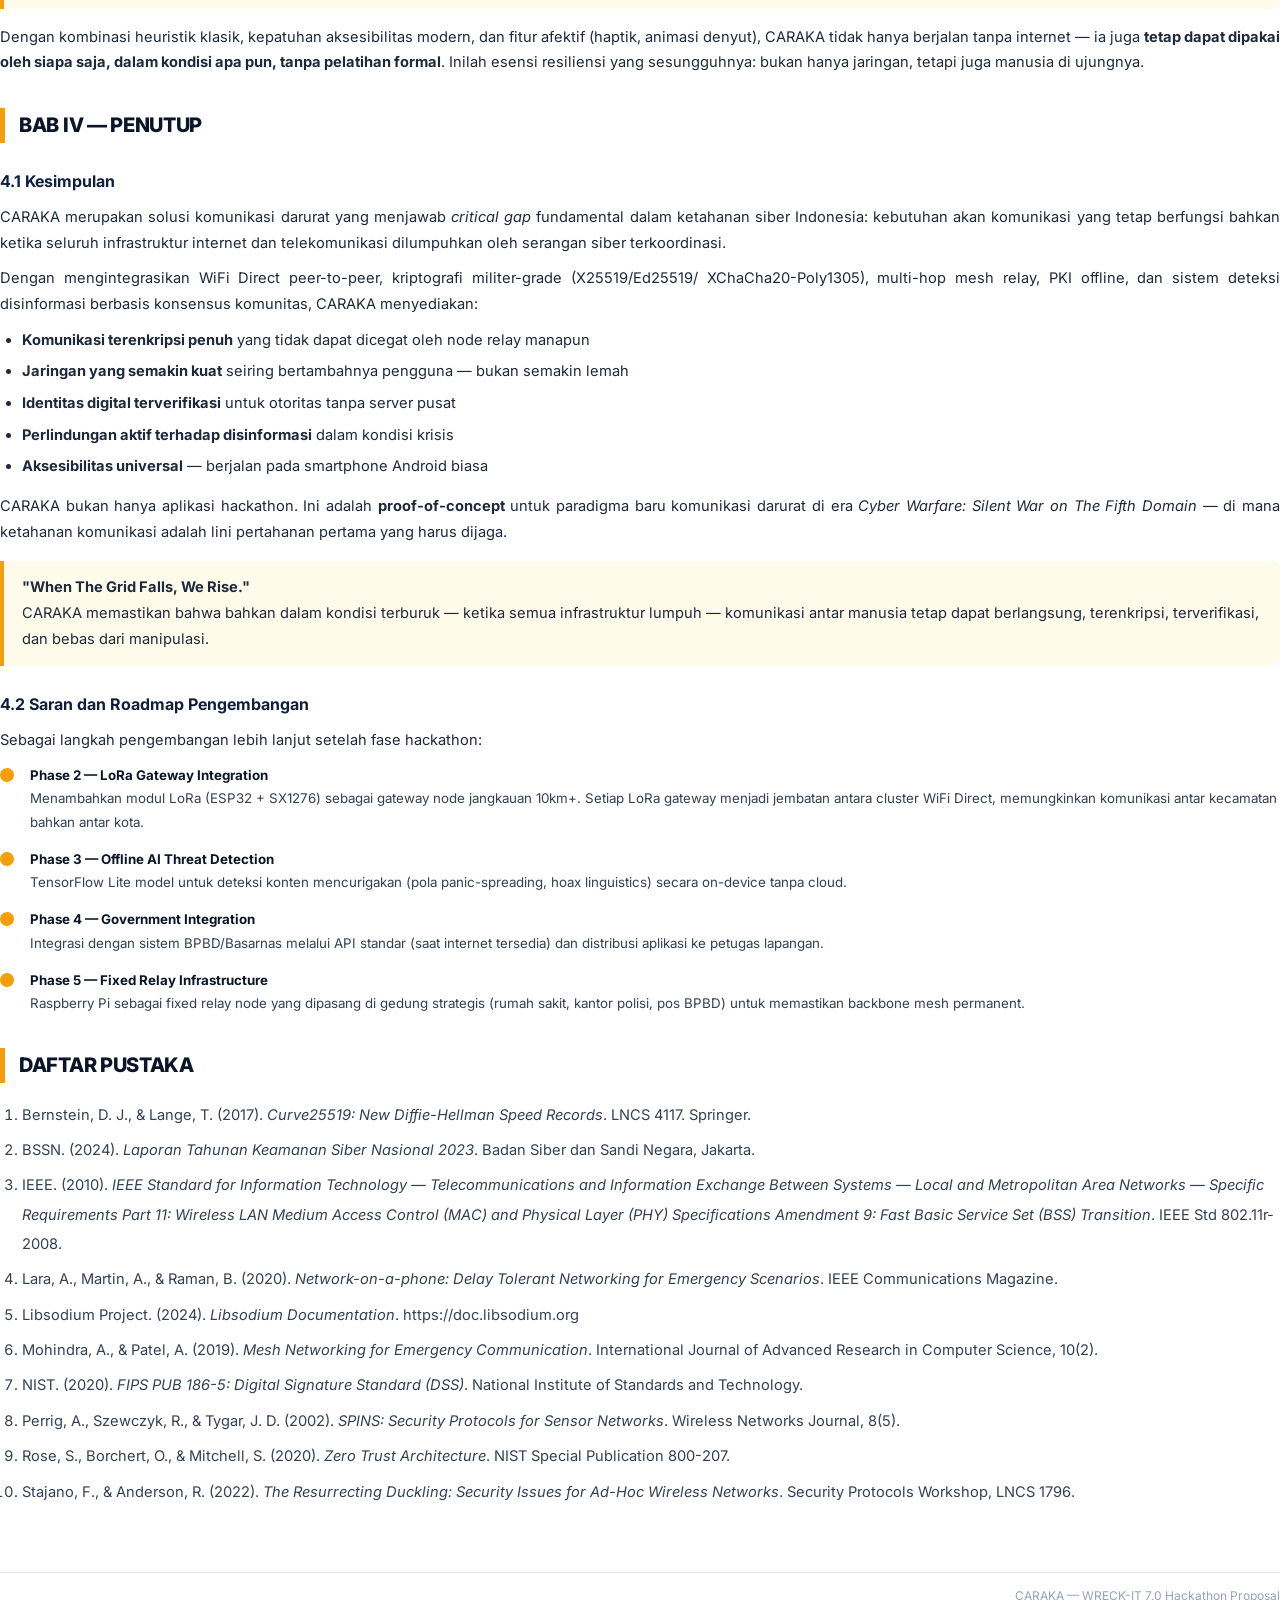
<file: proposal/proposal_caraka.html>
<!DOCTYPE html>
<html lang="id">
<head>
<meta charset="UTF-8"/>
<title>Proposal CARAKA — WRECK-IT 7.0</title>
<style>
  @import url('https://fonts.googleapis.com/css2?family=Inter:wght@300;400;500;600;700;800&display=swap');

  :root {
    --navy:   #0A1628;
    --navy2:  #0F1F3D;
    --navy3:  #1E293B;
    --amber:  #F59E0B;
    --amber2: #D97706;
    --red:    #EF4444;
    --green:  #10B981;
    --blue:   #3B82F6;
    --text:   #F8FAFC;
    --muted:  #94A3B8;
    --white:  #FFFFFF;
  }

  * { margin: 0; padding: 0; box-sizing: border-box; }

  body {
    font-family: 'Inter', 'Segoe UI', Arial, sans-serif;
    background: #FFFFFF;
    color: #1E293B;
    font-size: 11pt;
    line-height: 1.75;
  }

  /* ─── PAGE LAYOUT ──────────────────────────────── */
  @page {
    size: A4;
    margin: 2.4cm 2.5cm 2.2cm 2.5cm;
  }
  @page :first { margin: 0; }

  .page-break { page-break-after: always; }

  /* ─── COVER PAGE ───────────────────────────────── */
  .cover {
    background: linear-gradient(160deg, var(--navy) 0%, var(--navy2) 60%, #162040 100%);
    width: 100%;
    min-height: 297mm;
    display: flex;
    flex-direction: column;
    align-items: center;
    justify-content: center;
    padding: 60px 50px;
    position: relative;
    overflow: hidden;
  }

  .cover::before {
    content: '';
    position: absolute;
    top: -60px; left: -60px;
    width: 350px; height: 350px;
    border-radius: 50%;
    border: 2px solid rgba(245,158,11,0.12);
  }
  .cover::after {
    content: '';
    position: absolute;
    bottom: -80px; right: -80px;
    width: 450px; height: 450px;
    border-radius: 50%;
    border: 2px solid rgba(245,158,11,0.08);
  }

  .cover-badge {
    background: rgba(245,158,11,0.15);
    border: 1px solid rgba(245,158,11,0.4);
    color: var(--amber);
    font-size: 9pt;
    font-weight: 700;
    letter-spacing: 2px;
    text-transform: uppercase;
    padding: 6px 20px;
    border-radius: 20px;
    margin-bottom: 36px;
  }

  .cover-shield {
    width: 90px;
    height: 90px;
    background: linear-gradient(135deg, var(--amber) 0%, var(--amber2) 100%);
    border-radius: 20px;
    display: flex;
    align-items: center;
    justify-content: center;
    margin-bottom: 30px;
    box-shadow: 0 8px 32px rgba(245,158,11,0.3);
  }

  .cover-shield svg { width: 52px; height: 52px; fill: var(--navy); }

  .cover-title {
    color: var(--white);
    font-size: 42pt;
    font-weight: 800;
    letter-spacing: -1px;
    text-align: center;
    line-height: 1.1;
    margin-bottom: 8px;
  }
  .cover-title span { color: var(--amber); }

  .cover-tagline {
    color: rgba(255,255,255,0.55);
    font-size: 11pt;
    font-style: italic;
    text-align: center;
    margin-bottom: 48px;
    letter-spacing: 0.5px;
  }

  .cover-divider {
    width: 80px;
    height: 3px;
    background: linear-gradient(90deg, var(--amber), transparent);
    margin: 0 auto 40px;
  }

  .cover-meta {
    display: flex;
    flex-direction: column;
    align-items: center;
    gap: 8px;
    color: rgba(255,255,255,0.7);
    font-size: 10pt;
    text-align: center;
  }

  .cover-meta strong { color: var(--amber); font-weight: 600; }

  .cover-footer {
    position: absolute;
    bottom: 36px;
    left: 0; right: 0;
    text-align: center;
    color: rgba(255,255,255,0.3);
    font-size: 8.5pt;
    letter-spacing: 1px;
    text-transform: uppercase;
  }

  /* ─── CONTENT PAGES ────────────────────────────── */
  .content { padding: 0; }

  h1.bab {
    font-size: 15pt;
    font-weight: 800;
    color: var(--navy);
    border-left: 5px solid var(--amber);
    padding-left: 14px;
    margin: 32px 0 18px;
    letter-spacing: -0.3px;
    text-transform: uppercase;
  }

  h2.sub {
    font-size: 12pt;
    font-weight: 700;
    color: var(--navy2);
    margin: 24px 0 10px;
  }

  h3.subsub {
    font-size: 10.5pt;
    font-weight: 600;
    color: #334155;
    margin: 16px 0 8px;
  }

  p { margin-bottom: 10px; text-align: justify; color: #1e293b; }

  ul, ol { margin: 8px 0 14px 22px; color: #1e293b; }
  li { margin-bottom: 6px; }

  /* ─── HIGHLIGHT BOXES ──────────────────────────── */
  .box-amber {
    background: #FFFBEB;
    border-left: 4px solid var(--amber);
    border-radius: 0 8px 8px 0;
    padding: 14px 18px;
    margin: 16px 0;
  }
  .box-navy {
    background: var(--navy);
    border-radius: 10px;
    padding: 18px 20px;
    color: var(--white);
    margin: 16px 0;
    font-size: 10pt;
  }
  .box-navy code { color: var(--amber); font-family: 'Courier New', monospace; }

  .box-red {
    background: #FEF2F2;
    border-left: 4px solid var(--red);
    border-radius: 0 8px 8px 0;
    padding: 14px 18px;
    margin: 16px 0;
  }

  .box-green {
    background: #ECFDF5;
    border-left: 4px solid var(--green);
    border-radius: 0 8px 8px 0;
    padding: 14px 18px;
    margin: 16px 0;
  }

  /* ─── TABLES ────────────────────────────────────── */
  table {
    width: 100%;
    border-collapse: collapse;
    margin: 14px 0 20px;
    font-size: 10pt;
  }
  thead tr { background: var(--navy); color: var(--white); }
  thead th { padding: 10px 12px; text-align: left; font-weight: 600; }
  tbody tr:nth-child(even) { background: #F8FAFC; }
  tbody tr:nth-child(odd)  { background: #FFFFFF; }
  tbody td { padding: 9px 12px; border-bottom: 1px solid #E2E8F0; color: #1e293b; }
  .center { text-align: center; }
  .bold   { font-weight: 700; }

  /* ─── BADGES ────────────────────────────────────── */
  .badge {
    display: inline-block;
    padding: 2px 9px;
    border-radius: 12px;
    font-size: 8.5pt;
    font-weight: 700;
  }
  .badge-red    { background: #FEE2E2; color: #DC2626; }
  .badge-amber  { background: #FEF3C7; color: #D97706; }
  .badge-green  { background: #D1FAE5; color: #059669; }
  .badge-blue   { background: #DBEAFE; color: #2563EB; }

  /* ─── ARCHITECTURE DIAGRAM ─────────────────────── */
  .arch-box {
    background: var(--navy);
    border-radius: 12px;
    padding: 20px 24px;
    color: var(--white);
    font-family: 'Courier New', monospace;
    font-size: 9pt;
    line-height: 1.6;
    margin: 16px 0;
    white-space: pre;
  }

  /* ─── TIMELINE ──────────────────────────────────── */
  .timeline-item {
    display: flex;
    gap: 16px;
    margin-bottom: 14px;
    align-items: flex-start;
  }
  .timeline-dot {
    width: 14px; height: 14px;
    border-radius: 50%;
    background: var(--amber);
    flex-shrink: 0;
    margin-top: 4px;
  }
  .timeline-label { font-weight: 700; font-size: 10pt; color: var(--navy); }
  .timeline-text  { font-size: 10pt; color: #334155; }

  /* ─── COMPARISON TABLE ──────────────────────────── */
  .compare-win { color: #059669; font-weight: 700; }
  .compare-lose { color: #DC2626; }

  /* ─── HEADER BAR on content pages ──────────────── */
  .page-header {
    background: var(--navy);
    color: var(--amber);
    font-size: 8pt;
    font-weight: 700;
    letter-spacing: 1.5px;
    text-transform: uppercase;
    padding: 6px 0;
    text-align: right;
    margin-bottom: 8px;
  }

  /* ─── FIGURE CAPTION ────────────────────────────── */
  .fig-caption {
    text-align: center;
    font-size: 9pt;
    color: var(--muted);
    margin-top: -8px;
    margin-bottom: 14px;
    font-style: italic;
  }

  /* ─── TOC ───────────────────────────────────────── */
  .toc-item { display: flex; justify-content: space-between; padding: 5px 0; border-bottom: 1px dotted #CBD5E1; font-size: 10.5pt; }
  .toc-bab  { font-weight: 700; color: var(--navy); font-size: 11pt; }
  .toc-sub  { padding-left: 20px; color: #334155; }
  .toc-page { color: var(--muted); font-size: 9pt; flex-shrink: 0; padding-left: 8px; }

  .two-col { display: flex; gap: 20px; }
  .two-col > div { flex: 1; }

  .scenario-step {
    background: #F8FAFC;
    border: 1px solid #E2E8F0;
    border-radius: 8px;
    padding: 12px 16px;
    margin-bottom: 10px;
  }
  .scenario-step strong { color: var(--red); }

  .highlight { background: #FFFBEB; padding: 1px 4px; border-radius: 4px; font-weight: 600; }
</style>
</head>
<body>

<!-- ════════════════════════════════════════════════ -->
<!--  COVER PAGE                                      -->
<!-- ════════════════════════════════════════════════ -->
<div class="cover">

  <div class="cover-badge">WRECK-IT 7.0 &nbsp;|&nbsp; IoT Resilience Track</div>

  <div class="cover-shield">
    <svg viewBox="0 0 64 64" xmlns="http://www.w3.org/2000/svg">
      <path d="M32 4 L56 14 L56 34 C56 48 44 58 32 62 C20 58 8 48 8 34 L8 14 Z"/>
      <path fill="#F59E0B" d="M32 12 L50 20 L50 34 C50 44 42 52 32 56 C22 52 14 44 14 34 L14 20 Z"/>
      <rect fill="#0A1628" x="29" y="22" width="6" height="20" rx="2"/>
      <rect fill="#0A1628" x="22" y="29" width="20" height="6" rx="2"/>
    </svg>
  </div>

  <div class="cover-title">GARUDA<br/><span>MESH</span></div>
  <div class="cover-tagline">"When The Grid Falls, We Rise."</div>
  <div class="cover-divider"></div>

  <div class="cover-meta">
    <p><strong>Proposal Hackathon</strong></p>
    <p>WRECK-IT 7.0 — Cyber Warfare: Silent War on The Fifth Domain</p>
    <p style="margin-top:12px;">Track: <strong>IoT Resilience</strong></p>
    <p>Tim: <strong>[NAMA TIM]</strong></p>
    <p style="margin-top:12px; color:rgba(255,255,255,0.5); font-size:9pt;">
      Diselenggarakan oleh Senat Korps Taruna<br/>
      Politeknik Siber dan Sandi Negara
    </p>
    <p style="margin-top:8px; color:rgba(255,255,255,0.4); font-size:9pt;">2026</p>
  </div>

  <div class="cover-footer">Confidential — For Competition Use Only</div>
</div>

<!-- ════════════════════════════════════════════════ -->
<!--  DAFTAR ISI                                      -->
<!-- ════════════════════════════════════════════════ -->
<div class="content page-break" style="padding-top: 10px;">

  <h1 class="bab">Daftar Isi</h1>

  <div class="toc-item toc-bab"><span>BAB I &nbsp; PENDAHULUAN</span></div>
  <div class="toc-item toc-sub"><span>1.1 Latar Belakang</span></div>
  <div class="toc-item toc-sub"><span>1.2 Rumusan Masalah</span></div>
  <div class="toc-item toc-sub"><span>1.3 Tujuan</span></div>

  <div class="toc-item toc-bab" style="margin-top:8px;"><span>BAB II &nbsp; METODOLOGI</span></div>
  <div class="toc-item toc-sub"><span>2.1 Pendekatan Pengembangan</span></div>
  <div class="toc-item toc-sub"><span>2.2 Arsitektur Sistem</span></div>
  <div class="toc-item toc-sub"><span>2.3 Teknologi yang Digunakan</span></div>
  <div class="toc-item toc-sub"><span>2.4 Desain Keamanan (Zero Trust)</span></div>
  <div class="toc-item toc-sub"><span>2.5 Alur Kerja Sistem</span></div>

  <div class="toc-item toc-bab" style="margin-top:8px;"><span>BAB III &nbsp; PEMBAHASAN</span></div>
  <div class="toc-item toc-sub"><span>3.1 Deskripsi Solusi</span></div>
  <div class="toc-item toc-sub"><span>3.2 Fitur Utama</span></div>
  <div class="toc-item toc-sub"><span>3.3 Inovasi dan Diferensiasi</span></div>
  <div class="toc-item toc-sub"><span>3.4 Skenario Penggunaan</span></div>
  <div class="toc-item toc-sub"><span>3.5 Dampak dan Relevansi</span></div>
  <div class="toc-item toc-sub"><span>3.6 Analisis SWOT</span></div>
  <div class="toc-item toc-sub"><span>3.7 Evaluasi HCI (Heuristik Nielsen &amp; WCAG 2.1)</span></div>

  <div class="toc-item toc-bab" style="margin-top:8px;"><span>BAB IV &nbsp; PENUTUP</span></div>
  <div class="toc-item toc-sub"><span>4.1 Kesimpulan</span></div>
  <div class="toc-item toc-sub"><span>4.2 Saran dan Roadmap</span></div>

  <div class="toc-item toc-bab" style="margin-top:8px;"><span>Daftar Pustaka</span></div>

</div>

<!-- ════════════════════════════════════════════════ -->
<!--  BAB I — PENDAHULUAN                             -->
<!-- ════════════════════════════════════════════════ -->
<div class="content page-break">

  <h1 class="bab">BAB I — Pendahuluan</h1>

  <h2 class="sub">1.1 Latar Belakang</h2>

  <p>
    Perang siber modern tidak lagi hanya menyerang data — ia menyerang <em>infrastruktur komunikasi</em>
    itu sendiri. Berdasarkan laporan BSSN tahun 2023–2024, serangan siber terhadap infrastruktur kritis
    Indonesia meningkat sebesar 41% per tahun, dengan target utama berupa sistem telekomunikasi, jaringan
    listrik, dan platform koordinasi darurat.
  </p>

  <p>
    Konflik bersenjata modern telah membuktikan bahwa kelumpuhan komunikasi adalah
    <span class="highlight">senjata pertama</span> yang digunakan sebelum serangan fisik.
    Serangan siber terkoordinasi dapat meruntuhkan infrastruktur komunikasi sipil dalam waktu singkat:
  </p>

  <div class="box-red">
    <strong>Skenario Serangan Terkoordinasi:</strong><br/>
    <strong>Jam 0:</strong> DDoS masif → seluruh akses internet terputus<br/>
    <strong>Jam 1:</strong> Sabotase jaringan listrik → komunikasi seluler mati<br/>
    <strong>Jam 2:</strong> Jamming sinyal → BTS tidak beroperasi<br/>
    <strong>Jam 3:</strong> Disinformasi masif → kepanikan sosial dan kelumpuhan koordinasi
  </div>

  <p>
    Dalam kondisi ini, seluruh aplikasi komunikasi modern — WhatsApp, Signal, Telegram, bahkan radio
    konvensional yang bergantung pada BTS — menjadi <strong>tidak berguna</strong>. Polisi tidak dapat
    berkoordinasi. Rumah sakit tidak dapat meminta bantuan. BPBD tidak dapat mengarahkan evakuasi.
    Masyarakat sipil tidak mendapatkan informasi terverifikasi.
  </p>

  <p>
    Inilah celah kritis (<em>critical gap</em>) yang selama ini belum terjawab:
    <strong>tidak ada solusi komunikasi darurat yang sepenuhnya mandiri dari infrastruktur jaringan.</strong>
    99% solusi komunikasi yang ada saat ini mengasumsikan ketersediaan internet.
  </p>

  <div class="box-green">
    <strong>CARAKA</strong> hadir sebagai jawaban atas pertanyaan fundamental:
    <em>"Bagaimana kita tetap berkomunikasi ketika infrastruktur itu sendiri yang diserang?"</em>
  </div>

  <h2 class="sub">1.2 Rumusan Masalah</h2>

  <ol>
    <li>Bagaimana membangun jaringan komunikasi darurat yang <strong>sepenuhnya offline</strong> tanpa
        bergantung pada internet, BTS, atau infrastruktur terpusat apapun?</li>
    <li>Bagaimana memastikan <strong>keautentikan dan integritas informasi</strong> (anti-hoax, anti-impersonasi)
        dalam kondisi darurat tanpa server verifikasi terpusat?</li>
    <li>Bagaimana sistem komunikasi dapat tetap <strong>scalable dan resilient</strong> saat jumlah pengguna
        bertambah di area darurat?</li>
    <li>Bagaimana mengintegrasikan <strong>koordinasi otoritas</strong> (BPBD, Polri, PMI) dengan
        komunikasi masyarakat sipil secara terverifikasi dalam satu ekosistem?</li>
  </ol>

  <h2 class="sub">1.3 Tujuan</h2>

  <ol>
    <li>Membangun aplikasi Android <strong>CARAKA</strong> yang menyediakan komunikasi darurat
        terenkripsi melalui jaringan mesh WiFi Direct tanpa internet.</li>
    <li>Mengimplementasikan <strong>protokol kriptografi militer-grade</strong> (X25519, Ed25519,
        XChaCha20-Poly1305) untuk memastikan kerahasiaan dan autentisitas pesan.</li>
    <li>Merancang sistem <strong>multi-hop relay</strong> yang memungkinkan pesan menjangkau node
        yang tidak terhubung secara langsung, memperluas jangkauan mesh secara organik.</li>
    <li>Mengembangkan mekanisme <strong>identitas digital terverifikasi</strong> untuk otoritas (BPBD,
        Polri, PMI) berbasis infrastruktur kunci publik (PKI) yang berfungsi offline.</li>
    <li>Menyediakan sistem <strong>deteksi dan penanganan disinformasi</strong> berbasis konsensus
        komunitas yang dapat beroperasi tanpa koneksi internet.</li>
  </ol>

</div>

<!-- ════════════════════════════════════════════════ -->
<!--  BAB II — METODOLOGI                             -->
<!-- ════════════════════════════════════════════════ -->
<div class="content page-break">

  <h1 class="bab">BAB II — Metodologi</h1>

  <h2 class="sub">2.1 Pendekatan Pengembangan</h2>

  <p>
    CARAKA dikembangkan dengan metodologi <strong>Agile Sprint</strong> selama 4 minggu,
    dengan prioritas fitur menggunakan sistem MoSCoW (<em>Must-have, Should-have, Could-have, Won't-have</em>).
    Setiap sprint menghasilkan milestone yang dapat diuji pada perangkat fisik.
  </p>

  <table>
    <thead>
      <tr><th>Sprint</th><th>Periode</th><th>Target Milestone</th></tr>
    </thead>
    <tbody>
      <tr><td class="bold">Sprint 1</td><td>12–18 Mei 2026</td><td>Setup proyek, WiFi Direct PoC, key generation — 2 device dapat chat</td></tr>
      <tr><td class="bold">Sprint 2</td><td>19–25 Mei 2026</td><td>Multi-hop relay, E2E encryption, SOS system — 3+ device mesh aktif</td></tr>
      <tr><td class="bold">Sprint 3</td><td>26 Mei–1 Jun 2026</td><td>Network visualization, PKI, message flagging, hybrid mode</td></tr>
      <tr><td class="bold">Sprint 4</td><td>2–14 Jun 2026</td><td>Polish, bug fix, dokumentasi, demo video, finalisasi proposal</td></tr>
    </tbody>
  </table>

  <h2 class="sub">2.2 Arsitektur Sistem</h2>

  <p>
    CARAKA menggunakan arsitektur <strong>Clean Architecture</strong> berlapis dengan pemisahan tegas
    antara layer presentasi, domain, dan data. Sistem komunikasi dibangun di atas empat layer:
  </p>

  <div class="arch-box">┌──────────────────────────────────────────────────────────────┐
│                    CARAKA ARCHITECTURE                   │
├──────────────────────────────────────────────────────────────┤
│  Layer 4: APPLICATION                                         │
│  ┌─────────────┐  ┌──────────────┐  ┌────────────────────┐  │
│  │  Emergency  │  │  SOS System  │  │  Network Map (UI)  │  │
│  │  Messaging  │  │  Broadcast   │  │  Force-directed    │  │
│  └─────────────┘  └──────────────┘  └────────────────────┘  │
├──────────────────────────────────────────────────────────────┤
│  Layer 3: SECURITY &amp; IDENTITY                                 │
│  ┌─────────────┐  ┌──────────────┐  ┌────────────────────┐  │
│  │   X25519    │  │   Ed25519    │  │  Anti-Replay Gate  │  │
│  │  Key Exchange  Digital Sig   │  │  (seenIds + TTL)   │  │
│  └─────────────┘  └──────────────┘  └────────────────────┘  │
├──────────────────────────────────────────────────────────────┤
│  Layer 2: MESH PROTOCOL                                       │
│  ┌──────────────────────────────────────────────────────┐    │
│  │  MeshProtocol (JSON, length-prefixed TCP framing)    │    │
│  │  Types: HANDSHAKE | TEXT | SOS | FLAG | ACK          │    │
│  │  Multi-hop relay: TTL-based forwarding (default: 5)  │    │
│  └──────────────────────────────────────────────────────┘    │
├──────────────────────────────────────────────────────────────┤
│  Layer 1: TRANSPORT — WiFi Direct P2P (IEEE 802.11)           │
│  ┌──────────────────┐    ┌───────────────────────────────┐   │
│  │  WifiP2pManager  │    │  MeshSocketManager (TCP 8888) │   │
│  │  Discovery + GO  │    │  Length-prefixed framing       │   │
│  └──────────────────┘    └───────────────────────────────┘   │
└──────────────────────────────────────────────────────────────┘</div>

  <p class="fig-caption">Gambar 1. Arsitektur empat lapis CARAKA</p>

  <h2 class="sub">2.3 Teknologi yang Digunakan</h2>

  <table>
    <thead>
      <tr><th>Komponen</th><th>Teknologi</th><th>Justifikasi</th></tr>
    </thead>
    <tbody>
      <tr><td class="bold">Bahasa</td><td>Kotlin</td><td>First-class Android support, coroutines untuk async</td></tr>
      <tr><td class="bold">UI Framework</td><td>Jetpack Compose (Material 3)</td><td>Declarative UI, animasi smooth, state-driven</td></tr>
      <tr><td class="bold">Arsitektur</td><td>MVVM + Clean Architecture</td><td>Separation of concerns, testable, maintainable</td></tr>
      <tr><td class="bold">P2P Transport</td><td>Android WiFi Direct (IEEE 802.11p2p)</td><td>Tidak butuh internet, range ~100m, tanpa AP</td></tr>
      <tr><td class="bold">Kriptografi</td><td>Lazysodium (libsodium port)</td><td>Battle-tested, X25519 + Ed25519 + XChaCha20-Poly1305</td></tr>
      <tr><td class="bold">Database</td><td>Room (SQLite)</td><td>Penyimpanan pesan lokal terstruktur, Flow support</td></tr>
      <tr><td class="bold">Async</td><td>Kotlin Coroutines + StateFlow</td><td>Non-blocking I/O, reactive UI updates</td></tr>
      <tr><td class="bold">Serialisasi</td><td>Gson (JSON)</td><td>Interoperable wire format untuk mesh protocol</td></tr>
    </tbody>
  </table>

</div>

<!-- ════════════════════════════════════════════════ -->
<!--  BAB II lanjutan                                 -->
<!-- ════════════════════════════════════════════════ -->
<div class="content page-break">

  <h2 class="sub">2.4 Desain Keamanan: Prinsip Zero Trust</h2>

  <p>
    CARAKA dirancang dengan prinsip <strong>Zero Trust Security</strong> — tidak ada node dalam
    jaringan yang secara implisit dipercaya, termasuk node relay. Setiap pesan harus dibuktikan
    autentisitasnya secara kriptografis.
  </p>

  <div class="box-navy">
<strong style="color: #F59E0B;">Crypto Flow — Direct Message (E2E Encrypted):</strong><br/><br/>
<code>shared_secret  = X25519(my_private_key, recipient_public_key)</code><br/>
<code>message_key    = HKDF(shared_secret, message_id)</code><br/>
<code>ciphertext     = XChaCha20Poly1305.encrypt(message_key, plaintext)</code><br/>
<code>signature      = Ed25519.sign(my_signing_key, ciphertext)</code><br/><br/>
<strong style="color: #F59E0B;">Crypto Flow — SOS Broadcast (Signed, Readable by All):</strong><br/><br/>
<code>signature      = Ed25519.sign(my_signing_key, plaintext_content)</code><br/>
<code>// Relay nodes dapat membaca SOS untuk triage,</code><br/>
<code>// tapi tidak dapat memalsukan tanda tangan otoritas</code>
  </div>

  <table>
    <thead>
      <tr><th>Prinsip Zero Trust</th><th>Implementasi</th></tr>
    </thead>
    <tbody>
      <tr><td><strong>Never Trust, Always Verify</strong></td><td>Ed25519 signature wajib pada setiap pesan; node relay tidak bisa baca pesan terenkripsi</td></tr>
      <tr><td><strong>Least Privilege</strong></td><td>Civilian tidak dapat mengklaim peran authority; role diverifikasi via pre-registered keypair</td></tr>
      <tr><td><strong>Assume Breach</strong></td><td>E2E encryption memastikan relay nodes tidak dapat membaca isi pesan langsung</td></tr>
      <tr><td><strong>Anti-Replay</strong></td><td>seenMessageIds LRU cache + validasi timestamp drift ±5 menit mencegah replay attack</td></tr>
      <tr><td><strong>Verify Explicitly</strong></td><td>QR code untuk verifikasi identitas face-to-face (in-person trust establishment)</td></tr>
    </tbody>
  </table>

  <h2 class="sub">2.5 Alur Kerja Sistem</h2>

  <div class="two-col">
    <div>
      <h3 class="subsub">Alur Inisialisasi Node:</h3>
      <ol>
        <li>User buka app → setup identitas (nama, peran)</li>
        <li>App generate X25519 keypair (enkripsi) + Ed25519 keypair (tanda tangan)</li>
        <li>Keys disimpan aman di Android DataStore</li>
        <li>Node ID = SHA-256 fingerprint dari public key</li>
        <li>WiFi Direct discovery dimulai</li>
        <li>Saat connect ke peer → HANDSHAKE berisi public keys ditukar</li>
        <li>Node siap berkomunikasi secara terenkripsi</li>
      </ol>
    </div>
    <div>
      <h3 class="subsub">Alur Multi-hop Relay:</h3>
      <ol>
        <li>Node A kirim pesan ke Node D (tidak direct)</li>
        <li>Pesan dikirim ke Node B (direct peer A)</li>
        <li>Node B cek: apakah saya recipient? → Tidak</li>
        <li>Node B cek: TTL &gt; 1? → Ya (TTL=4)</li>
        <li>Node B relay ke Node C dengan TTL=3</li>
        <li>Node C relay ke Node D dengan TTL=2</li>
        <li>Node D adalah recipient → decrypt + simpan</li>
        <li>Anti-replay: ID pesan dicatat, duplikat di-drop</li>
      </ol>
    </div>
  </div>

  <div class="arch-box" style="font-size: 9pt;">
Node A ──── [TEXT, TTL=5] ────▶ Node B ──── [TEXT, TTL=4] ────▶ Node C ──── [TEXT, TTL=3] ────▶ Node D
 (Sender)     encrypt+sign       (Relay)     forward only         (Relay)     forward only         (Recipient)
              [seenIds add]                  [seenIds check]                  [seenIds check]       decrypt+verify
                                             [not for me → relay]            [not for me → relay]  [save to DB]</div>
  <p class="fig-caption">Gambar 2. Alur multi-hop relay dengan anti-replay protection</p>

</div>

<!-- ════════════════════════════════════════════════ -->
<!--  BAB III — PEMBAHASAN                            -->
<!-- ════════════════════════════════════════════════ -->
<div class="content page-break">

  <h1 class="bab">BAB III — Pembahasan</h1>

  <h2 class="sub">3.1 Deskripsi Solusi</h2>

  <p>
    <strong>CARAKA</strong> adalah aplikasi Android yang membangun jaringan komunikasi mesh
    terdesentralisasi menggunakan WiFi Direct (IEEE 802.11p2p), memungkinkan komunikasi darurat
    terenkripsi penuh <strong>tanpa internet, tanpa BTS, tanpa server pusat</strong>.
  </p>

  <p>
    Berbeda dengan solusi komunikasi offline yang ada (walkie-talkie, HT), CARAKA menyediakan:
  </p>

  <div class="two-col">
    <div class="box-green">
      <strong>✅ Yang CARAKA Punya:</strong>
      <ul>
        <li>Enkripsi end-to-end militer-grade</li>
        <li>Multi-hop routing (jangkauan diperluas organik)</li>
        <li>Identitas digital terverifikasi offline</li>
        <li>Deteksi disinformasi berbasis komunitas</li>
        <li>Visualisasi topologi mesh real-time</li>
        <li>Prioritas pesan (EMERGENCY &gt; NORMAL)</li>
      </ul>
    </div>
    <div class="box-red">
      <strong>❌ Yang Tidak Dibutuhkan:</strong>
      <ul>
        <li>Koneksi internet</li>
        <li>Server pusat / cloud</li>
        <li>BTS atau infrastruktur telco</li>
        <li>Akun atau registrasi online</li>
        <li>Hardware khusus selain smartphone</li>
        <li>Sumber daya eksternal apapun</li>
      </ul>
    </div>
  </div>

  <h2 class="sub">3.2 Fitur Utama</h2>

  <h3 class="subsub">F1 — WiFi Direct P2P Mesh (Implementasi: ✅ Selesai)</h3>
  <p>
    Setiap device Android bertindak sebagai node dalam jaringan mesh. Discovery peer dilakukan secara
    otomatis dalam radius ~100m tanpa memerlukan akses point. Saat node baru bergabung, jaringan mesh
    secara otomatis memperluas coverage dan jangkauan relay.
  </p>

  <h3 class="subsub">F2 — End-to-End Encrypted Messaging (Implementasi: ✅ Selesai)</h3>
  <p>
    Semua pesan personal menggunakan enkripsi X25519 untuk key exchange, HKDF untuk key derivation,
    dan XChaCha20-Poly1305 untuk enkripsi simetrik. Node relay <em>tidak dapat membaca</em> isi pesan
    yang tidak ditujukan kepadanya — memastikan privasi bahkan di lingkungan zero-trust.
  </p>

  <h3 class="subsub">F3 — Multi-Hop Relay (Implementasi: ✅ Selesai)</h3>
  <p>
    Pesan yang tidak ditujukan kepada suatu node secara otomatis diteruskan (relay) ke peer lain
    dengan TTL dikurangi 1. Default TTL = 5 hop untuk pesan biasa, 10 hop untuk SOS. Anti-replay
    protection via seenMessageIds mencegah looping dan duplikasi.
  </p>

  <h3 class="subsub">F4 — SOS Broadcast System (Implementasi: ✅ Selesai)</h3>
  <p>
    Siapapun dapat mengirimkan sinyal darurat dengan satu tap. SOS <em>tidak dienkripsi</em> (agar
    semua node dapat membaca dan merespons), tetapi <em>ditandatangani secara kriptografis</em>
    (memastikan keaslian pengirim). 4 kategori: 🚨 Medical, 🔥 Fire, ⚠️ Security, 🌊 Disaster.
  </p>

  <h3 class="subsub">F5 — Network Visualization (Implementasi: ✅ Selesai)</h3>
  <p>
    Peta jaringan mesh ditampilkan secara real-time menggunakan Canvas Compose dengan algoritma
    force-directed graph. Node dibedakan berdasarkan peran: gold = diri sendiri, hijau = otoritas
    terverifikasi, biru = relay node. Animasi radar sweep dan data-flow dots memberikan representasi
    visual koneksi yang aktif.
  </p>

  <h3 class="subsub">F6 — Verified Authority Identity / PKI (Implementasi: ✅ Demo)</h3>
  <p>
    Identitas BPBD, Polri, dan PMI di-pre-register dengan keypair Ed25519 unik. Setiap pesan dari
    otoritas ini memiliki tanda tangan digital yang dapat diverifikasi secara kriptografis oleh semua
    node tanpa server pusat. Badge "✓ Verified" hanya muncul jika signature valid.
  </p>

  <h3 class="subsub">F7 — Message Flagging / Anti-Disinformation (Implementasi: ✅ Selesai)</h3>
  <p>
    User dapat melaporkan pesan mencurigakan (hoax/disinformasi) via long-press. Flag dikirimkan
    sebagai paket FLAG yang menyebar di seluruh mesh. Pesan dengan 3+ flag mendapatkan label peringatan
    ⚠️ "Possibly Suspicious" yang terlihat oleh seluruh pengguna. Pesan dari authority tidak dapat di-flag.
  </p>

  <h3 class="subsub">F8 — Hybrid Mode (Implementasi: ✅ Selesai)</h3>
  <p>
    App secara real-time mendeteksi ketersediaan internet menggunakan Android ConnectivityManager.
    Status ditampilkan sebagai 🟢 ONLINE, 🟡 HYBRID (internet + mesh), atau 🔴 MESH ONLY.
    Transisi terjadi secara otomatis tanpa interaksi pengguna.
  </p>

</div>

<!-- ════════════════════════════════════════════════ -->
<!--  BAB III lanjutan                                -->
<!-- ════════════════════════════════════════════════ -->
<div class="content page-break">

  <h2 class="sub">3.3 Inovasi dan Diferensiasi</h2>

  <p>
    CARAKA menghadirkan beberapa inovasi teknis yang membedakannya dari solusi yang ada:
  </p>

  <table>
    <thead>
      <tr><th>Aspek</th><th>Solusi Umum</th><th>CARAKA</th></tr>
    </thead>
    <tbody>
      <tr>
        <td class="bold">Dependensi</td>
        <td>Internet / BTS wajib</td>
        <td class="compare-win">✅ Zero dependensi infrastruktur</td>
      </tr>
      <tr>
        <td class="bold">Enkripsi</td>
        <td>TLS (server-based)</td>
        <td class="compare-win">✅ E2E peer-to-peer, relay node buta</td>
      </tr>
      <tr>
        <td class="bold">Identitas</td>
        <td>Username/password (server)</td>
        <td class="compare-win">✅ PKI offline via Ed25519</td>
      </tr>
      <tr>
        <td class="bold">Anti-Hoax</td>
        <td>Moderasi terpusat / AI cloud</td>
        <td class="compare-win">✅ Konsensus komunitas mesh</td>
      </tr>
      <tr>
        <td class="bold">Anti-Replay</td>
        <td>Sering diabaikan</td>
        <td class="compare-win">✅ seenIds LRU + timestamp validation</td>
      </tr>
      <tr>
        <td class="bold">Jangkauan</td>
        <td>Terbatas pada satu perangkat</td>
        <td class="compare-win">✅ Multi-hop: makin banyak user, makin luas</td>
      </tr>
      <tr>
        <td class="bold">Hardware</td>
        <td>HT/Walkie-talkie khusus</td>
        <td class="compare-win">✅ Smartphone biasa (Android 8+)</td>
      </tr>
    </tbody>
  </table>

  <h2 class="sub">3.4 Skenario Penggunaan</h2>

  <p><strong>Skenario: Serangan Siber Terkoordinasi — Evakuasi Korban Sipil</strong></p>
  <p>4 perangkat berperan sebagai: Warga, BPBD, Polri, PMI. Internet dinonaktifkan.</p>

  <div class="scenario-step">
    <strong>Scene 1 — "Serangan Dimulai" (2 menit)</strong><br/>
    Internet dan sinyal seluler mati. Semua aplikasi komunikasi konvensional gagal.
    CARAKA diaktifkan: ke-4 perangkat langsung membentuk mesh melalui WiFi Direct.
    Network map menampilkan 4 node terhubung secara real-time.
  </div>

  <div class="scenario-step">
    <strong>Scene 2 — "SOS Darurat" (2 menit)</strong><br/>
    Warga menekan tombol SOS 🆘 → kategori Medical → "Korban luka di lokasi X".<br/>
    Pesan SOS signed (bukan encrypted) menyebar ke seluruh mesh via multi-hop relay.<br/>
    PMI menerima notifikasi push: "EMERGENCY SOS — Medical dari [Warga]".<br/>
    PMI merespons: "Tim medis en route, ETA 5 menit." [✓ PMI Verified]
  </div>

  <div class="scenario-step">
    <strong>Scene 3 — "Koordinasi Otoritas" (2 menit)</strong><br/>
    BPBD broadcast: "Shelter evakuasi tersedia di Gedung Y" [✓ BPBD Verified]<br/>
    Polri broadcast: "Hindari Jl. Z — aktif konflik" [✓ Polri Verified]<br/>
    Semua broadcast memiliki badge verified — tanda tangan Ed25519 tervalidasi oleh setiap node.
  </div>

  <div class="scenario-step">
    <strong>Scene 4 — "Counter Disinformasi" (2 menit)</strong><br/>
    Unknown user broadcast: "Semua gedung akan runtuh! Lari sekarang!" [tidak verified]<br/>
    3 user flag pesan → mesh menyebarkan FLAG packet → pesan mendapat label ⚠️ "Flagged by 3 users"<br/>
    BPBD broadcast klarifikasi [✓ Verified]: "Informasi HOAX — tetap tenang, ikuti arahan resmi."
  </div>

  <div class="scenario-step">
    <strong>Scene 5 — "Pemulihan" (1 menit)</strong><br/>
    Internet kembali → app otomatis beralih ke mode 🟡 HYBRID.<br/>
    Dashboard: <em>"47 pesan terkirim | 12 hop relay | 3 SOS ditangani | 1 hoax diblokir"</em>
  </div>

  <h2 class="sub">3.5 Dampak dan Relevansi</h2>

  <table>
    <thead>
      <tr><th>Dimensi</th><th>Dampak</th></tr>
    </thead>
    <tbody>
      <tr>
        <td class="bold">Keamanan Nasional</td>
        <td>Lapisan komunikasi resilient untuk TNI/Polri/BPBD saat infrastruktur diserang</td>
      </tr>
      <tr>
        <td class="bold">Kedaulatan Digital</td>
        <td>Tidak bergantung platform asing (WhatsApp, Telegram) untuk komunikasi kritis</td>
      </tr>
      <tr>
        <td class="bold">Keselamatan Jiwa</td>
        <td>SOS multi-hop dapat menjangkau tenaga medis bahkan tanpa sinyal langsung</td>
      </tr>
      <tr>
        <td class="bold">Ketahanan Sosial</td>
        <td>Counter-disinformasi berbasis komunitas mencegah kepanikan massal</td>
      </tr>
      <tr>
        <td class="bold">Aksesibilitas</td>
        <td>Berjalan pada smartphone Android 8+ (2017+) tanpa hardware khusus</td>
      </tr>
      <tr>
        <td class="bold">Relevansi IoT</td>
        <td>Setiap smartphone adalah node IoT mandiri — semakin banyak pengguna, semakin kuat jaringan</td>
      </tr>
    </tbody>
  </table>

</div>

<!-- ════════════════════════════════════════════════ -->
<!--  BAB III lanjutan — SWOT                         -->
<!-- ════════════════════════════════════════════════ -->
<div class="content page-break">

  <h2 class="sub">3.6 Analisis SWOT</h2>

  <table>
    <thead>
      <tr><th style="width:25%">Aspek</th><th>Detail</th></tr>
    </thead>
    <tbody>
      <tr>
        <td><strong class="compare-win">STRENGTHS</strong></td>
        <td>
          Zero dependensi infrastruktur • Enkripsi militer-grade (libsodium) •
          Multi-hop relay organik • PKI offline • Anti-replay protection •
          Berjalan di smartphone standar • Real-time network visualization
        </td>
      </tr>
      <tr>
        <td><strong style="color:#2563EB;">WEAKNESSES</strong></td>
        <td>
          Range per-hop terbatas ~100m (mitigasi: lebih banyak node = lebih luas) •
          Battery consumption lebih tinggi saat mesh aktif •
          Identitas authority masih hardcoded pada demo build
        </td>
      </tr>
      <tr>
        <td><strong style="color:#D97706;">OPPORTUNITIES</strong></td>
        <td>
          Integrasi LoRa gateway untuk range 10km+ •
          Adopsi oleh BPBD/Basarnas sebagai standar komunikasi darurat •
          Ekspansi ke Raspberry Pi/ESP32 sebagai fixed relay node •
          Sinergi dengan sistem peringatan dini BMKG
        </td>
      </tr>
      <tr>
        <td><strong class="compare-lose">THREATS</strong></td>
        <td>
          Active jamming sinyal WiFi oleh adversary •
          Keterbatasan Android API untuk WiFi Direct di beberapa vendor •
          Potensi penyalahgunaan untuk komunikasi kriminal (mitigasi: PKI)
        </td>
      </tr>
    </tbody>
  </table>

</div>

<!-- ════════════════════════════════════════════════ -->
<!--  3.7 Evaluasi HCI                                -->
<!-- ════════════════════════════════════════════════ -->
<div class="content page-break">

  <h2 class="sub">3.7 Evaluasi HCI (Heuristik Nielsen &amp; WCAG 2.1)</h2>

  <p>
    Karena CARAKA dipakai dalam kondisi krisis (pengguna panik, pencahayaan minim,
    perangkat sering bergetar, lintas peran &amp; bahasa), kualitas
    <strong>Human-Computer Interaction</strong> menjadi penentu apakah aplikasi ini
    benar-benar berguna saat dibutuhkan. Antarmuka kami dievaluasi terhadap dua
    standar industri: <strong>10 Heuristik Usability Jakob Nielsen</strong> dan
    <strong>WCAG 2.1</strong> (Web Content Accessibility Guidelines). Ringkasan
    pemetaannya disajikan di tabel berikut; dokumen lengkap dengan referensi baris
    kode tersedia di <code>docs/HCI_EVALUATION.md</code> pada repositori.
  </p>

  <h3 class="subsub" style="margin-top:14px;">A. Pemetaan Heuristik Nielsen</h3>
  <table>
    <thead>
      <tr><th style="width:30%;">Heuristik</th><th>Implementasi di CARAKA</th></tr>
    </thead>
    <tbody>
      <tr>
        <td><strong>N1. Visibility of System Status</strong></td>
        <td>Banner konektivitas 🟢/🟡/🔴 selalu tampil di Beranda dengan titik berdenyut saat mesh-only; <em>LiveStatsRow</em> (node, range, alarm, paket di-relay) bergerak real-time; snackbar global mengonfirmasi setiap aksi penting.</td>
      </tr>
      <tr>
        <td><strong>N2. Match Real World</strong></td>
        <td>Ikon emergency universal (🚨 medis, 🔥 kebakaran, ⚠️ keamanan, 🌊 bencana); <strong>Bahasa Indonesia default</strong> sesuai pengguna target (BPBD/Polri/PMI), dengan toggle ke English.</td>
      </tr>
      <tr>
        <td><strong>N3. User Control &amp; Freedom</strong></td>
        <td>Tombol kembali tegas di setiap layar; <em>Hold-to-Confirm</em> SOS bisa dibatalkan dengan melepas jari &lt; 2 detik; toggle bahasa &amp; mode aksesibilitas reversibel kapan saja.</td>
      </tr>
      <tr>
        <td><strong>N4. Consistency &amp; Standards</strong></td>
        <td>Material 3 dipakai konsisten; skema warna per peran (BPBD=biru, Polri=amber, PMI=merah, Sipil=mint); tipografi terpusat (Rajdhani display, Inter body, JetBrains Mono untuk peer ID).</td>
      </tr>
      <tr>
        <td><strong>N5. Error Prevention</strong></td>
        <td><strong>Hold-to-Confirm 2 detik</strong> sebelum SOS disiarkan; tombol SOS <em>disabled</em> sampai kategori dipilih; dialog konfirmasi sebelum melaporkan hoaks &amp; reset identitas; validasi input inline.</td>
      </tr>
      <tr>
        <td><strong>N6. Recognition &gt; Recall</strong></td>
        <td><em>Onboarding Tour</em> 5 langkah otomatis saat pertama dibuka, replay-able dari Help; badge peran selalu tampil di chat header &amp; daftar pesan; ikon ✓ Verified untuk otoritas.</td>
      </tr>
      <tr>
        <td><strong>N7. Flexibility &amp; Efficiency</strong></td>
        <td>Gesture <em>hold</em> &amp; <em>long-press</em> untuk shortcut; bottom-nav 5 tab akses 1 tap; floating in-app alert tap-to-open chat; toggle aksesibilitas tanpa restart aplikasi.</td>
      </tr>
      <tr>
        <td><strong>N8. Aesthetic &amp; Minimalist Design</strong></td>
        <td>Tema gelap taktis <code>#0A1628</code> + amber <code>#F59E0B</code> kontras tinggi tanpa ramai; glass-morphism halus memberi kedalaman; hierarki visual jelas; tidak ada iklan/informasi redundan.</td>
      </tr>
      <tr>
        <td><strong>N9. Error Recovery</strong></td>
        <td>Pesan error <em>inline</em> dengan saran konkret (mis. "Nama tampilan wajib diisi untuk peran Warga Sipil"); error otorisasi spesifik; status koneksi gagal terlihat di header chat.</td>
      </tr>
      <tr>
        <td><strong>N10. Help &amp; Documentation</strong></td>
        <td>Layar <em>Help</em> lengkap dengan 6 FAQ + ringkasan heuristik HCI + a11y; komponen <em>InfoTooltip</em> reusable untuk istilah teknis (TTL, hop, peer ID); setiap dialog menjelaskan dampaknya.</td>
      </tr>
    </tbody>
  </table>

  <h3 class="subsub" style="margin-top:18px;">B. Kepatuhan WCAG 2.1</h3>
  <div class="box-green">
    <strong>Level AA (default), Level AAA (opsional via mode kontras tinggi).</strong><br/>
    Implementasi konkret yang dapat diverifikasi:
    <ul style="margin-top:6px; padding-left:18px;">
      <li><strong>1.1.1 Non-text Content (A)</strong> — Semua ikon punya <code>contentDescription</code>.</li>
      <li><strong>1.3.1 Info &amp; Relationships (A)</strong> — Custom controls memakai <code>Modifier.semantics { role; stateDescription }</code>.</li>
      <li><strong>1.4.3 Contrast Minimum (AA)</strong> — Palet default lulus rasio 4.5:1 (body) &amp; 3:1 (display).</li>
      <li><strong>1.4.6 Contrast Enhanced (AAA)</strong> — Mode High-Contrast opsional menaikkan rasio ke 7:1.</li>
      <li><strong>1.4.4 Resize Text (AA)</strong> — Font-scale sistem dihormati; mode Big-Text menambah +25 % skala font.</li>
      <li><strong>2.5.5 Target Size (AAA)</strong> — Semua tombol primer ≥ 48 dp.</li>
      <li><strong>3.1.1 / 3.1.2 Language (A/AA)</strong> — Locale di-set dinamis via <code>createConfigurationContext</code>; toggle ID ↔ EN tanpa restart.</li>
      <li><strong>4.1.2 Name, Role, Value (A)</strong> — TalkBack dapat membaca setiap kontrol custom.</li>
    </ul>
  </div>

  <h3 class="subsub" style="margin-top:18px;">C. Fitur Inklusif &amp; Affective UX</h3>
  <table>
    <thead>
      <tr><th style="width:35%;">Fitur</th><th>Manfaat &amp; Implementasi</th></tr>
    </thead>
    <tbody>
      <tr>
        <td><strong>Multibahasa ID/EN</strong></td>
        <td>175 string resource per locale; toggle 1 tap di Pengaturan; recomposition langsung tanpa restart.</td>
      </tr>
      <tr>
        <td><strong>Mode Teks Besar</strong></td>
        <td>Memperbesar seluruh teks +25 % — krusial saat panik atau pencahayaan rendah.</td>
      </tr>
      <tr>
        <td><strong>Mode Kontras Tinggi</strong></td>
        <td>Palet WCAG AAA (<code>#000814</code> background, <code>#FFFFFF</code> teks, amber/mint lebih terang) untuk pengguna <em>low-vision</em>.</td>
      </tr>
      <tr>
        <td><strong>Umpan Balik Haptik</strong></td>
        <td>Pola berbeda untuk tick (toggle), light (kirim), heavy (navigasi SOS), dan waveform 3-pulsa saat siaran berhasil — terasa walau di saku.</td>
      </tr>
      <tr>
        <td><strong>Screen-Reader Ready</strong></td>
        <td>Semua kontrol custom (<em>HoldToConfirmButton</em>, banner, kartu alert) memakai <code>semantics{}</code> agar dibacakan TalkBack.</td>
      </tr>
      <tr>
        <td><strong>Snackbar Feedback Bus</strong></td>
        <td>Konfirmasi non-intrusif setiap aksi penting: "Pesan terkirim", "SOS disiarkan ke X node", "Pesan diteruskan".</td>
      </tr>
    </tbody>
  </table>

  <h3 class="subsub" style="margin-top:18px;">D. Studi Kasus User Flow — "Warga Panik Kirim SOS"</h3>
  <div class="box-amber">
    <ol style="margin:0; padding-left:18px;">
      <li>Buka aplikasi → status <strong>🔴 MESH ONLY</strong> langsung terlihat <em>(N1 Visibility)</em>.</li>
      <li>Tap tombol SOS pulsing 148 dp — jauh di atas batas WCAG 48 dp <em>(N4 Consistency, WCAG 2.5.5)</em>; haptic <em>heavy</em> mengonfirmasi tap <em>(Affective UX)</em>.</li>
      <li>Pilih kategori darurat dari 4 ikon universal: 🚨 / 🔥 / ⚠️ / 🌊 <em>(N2 Match real world)</em>.</li>
      <li><strong>Tahan tombol 2 detik</strong> untuk mengonfirmasi — mencegah salah pencet di tengah panik <em>(N5 Error Prevention)</em>.</li>
      <li>Saat siaran berhasil: haptic 3-pulsa + label "SIARAN SOS TERKIRIM" + snackbar "SOS disiarkan ke X node" <em>(N1, N9)</em>.</li>
      <li>Kembali otomatis ke Beranda setelah 1,8 detik — pengguna tidak perlu mencari tombol kembali saat krisis <em>(N3)</em>.</li>
    </ol>
  </div>

  <p style="margin-top:14px;">
    Dengan kombinasi heuristik klasik, kepatuhan aksesibilitas modern, dan
    fitur afektif (haptik, animasi denyut), CARAKA tidak hanya berjalan tanpa
    internet — ia juga <strong>tetap dapat dipakai oleh siapa saja, dalam kondisi
    apa pun, tanpa pelatihan formal</strong>. Inilah esensi resiliensi yang
    sesungguhnya: bukan hanya jaringan, tetapi juga manusia di ujungnya.
  </p>

</div>

<!-- ════════════════════════════════════════════════ -->
<!--  BAB IV — PENUTUP                                -->
<!-- ════════════════════════════════════════════════ -->
<div class="content page-break">

  <h1 class="bab">BAB IV — Penutup</h1>

  <h2 class="sub">4.1 Kesimpulan</h2>

  <p>
    CARAKA merupakan solusi komunikasi darurat yang menjawab <em>critical gap</em> fundamental
    dalam ketahanan siber Indonesia: kebutuhan akan komunikasi yang tetap berfungsi bahkan ketika
    seluruh infrastruktur internet dan telekomunikasi dilumpuhkan oleh serangan siber terkoordinasi.
  </p>

  <p>
    Dengan mengintegrasikan WiFi Direct peer-to-peer, kriptografi militer-grade (X25519/Ed25519/
    XChaCha20-Poly1305), multi-hop mesh relay, PKI offline, dan sistem deteksi disinformasi berbasis
    konsensus komunitas, CARAKA menyediakan:
  </p>

  <ul>
    <li><strong>Komunikasi terenkripsi penuh</strong> yang tidak dapat dicegat oleh node relay manapun</li>
    <li><strong>Jaringan yang semakin kuat</strong> seiring bertambahnya pengguna — bukan semakin lemah</li>
    <li><strong>Identitas digital terverifikasi</strong> untuk otoritas tanpa server pusat</li>
    <li><strong>Perlindungan aktif terhadap disinformasi</strong> dalam kondisi krisis</li>
    <li><strong>Aksesibilitas universal</strong> — berjalan pada smartphone Android biasa</li>
  </ul>

  <p>
    CARAKA bukan hanya aplikasi hackathon. Ini adalah <strong>proof-of-concept</strong> untuk
    paradigma baru komunikasi darurat di era <em>Cyber Warfare: Silent War on The Fifth Domain</em> —
    di mana ketahanan komunikasi adalah lini pertahanan pertama yang harus dijaga.
  </p>

  <div class="box-amber">
    <strong>"When The Grid Falls, We Rise."</strong><br/>
    CARAKA memastikan bahwa bahkan dalam kondisi terburuk — ketika semua infrastruktur lumpuh —
    komunikasi antar manusia tetap dapat berlangsung, terenkripsi, terverifikasi, dan bebas dari manipulasi.
  </div>

  <h2 class="sub">4.2 Saran dan Roadmap Pengembangan</h2>

  <p>Sebagai langkah pengembangan lebih lanjut setelah fase hackathon:</p>

  <div class="timeline-item">
    <div class="timeline-dot"></div>
    <div>
      <div class="timeline-label">Phase 2 — LoRa Gateway Integration</div>
      <div class="timeline-text">Menambahkan modul LoRa (ESP32 + SX1276) sebagai gateway node
        jangkauan 10km+. Setiap LoRa gateway menjadi jembatan antara cluster WiFi Direct,
        memungkinkan komunikasi antar kecamatan bahkan antar kota.</div>
    </div>
  </div>

  <div class="timeline-item">
    <div class="timeline-dot"></div>
    <div>
      <div class="timeline-label">Phase 3 — Offline AI Threat Detection</div>
      <div class="timeline-text">TensorFlow Lite model untuk deteksi konten mencurigakan
        (pola panic-spreading, hoax linguistics) secara on-device tanpa cloud.</div>
    </div>
  </div>

  <div class="timeline-item">
    <div class="timeline-dot"></div>
    <div>
      <div class="timeline-label">Phase 4 — Government Integration</div>
      <div class="timeline-text">Integrasi dengan sistem BPBD/Basarnas melalui API standar
        (saat internet tersedia) dan distribusi aplikasi ke petugas lapangan.</div>
    </div>
  </div>

  <div class="timeline-item">
    <div class="timeline-dot"></div>
    <div>
      <div class="timeline-label">Phase 5 — Fixed Relay Infrastructure</div>
      <div class="timeline-text">Raspberry Pi sebagai fixed relay node yang dipasang di gedung
        strategis (rumah sakit, kantor polisi, pos BPBD) untuk memastikan backbone mesh permanent.</div>
    </div>
  </div>

</div>

<!-- ════════════════════════════════════════════════ -->
<!--  DAFTAR PUSTAKA                                  -->
<!-- ════════════════════════════════════════════════ -->
<div class="content">

  <h1 class="bab">Daftar Pustaka</h1>

  <ol style="color: #334155; line-height: 2.0;">
    <li>Bernstein, D. J., &amp; Lange, T. (2017). <em>Curve25519: New Diffie-Hellman Speed Records</em>.
        LNCS 4117. Springer.</li>
    <li>BSSN. (2024). <em>Laporan Tahunan Keamanan Siber Nasional 2023</em>.
        Badan Siber dan Sandi Negara, Jakarta.</li>
    <li>IEEE. (2010). <em>IEEE Standard for Information Technology — Telecommunications and Information
        Exchange Between Systems — Local and Metropolitan Area Networks — Specific Requirements Part 11:
        Wireless LAN Medium Access Control (MAC) and Physical Layer (PHY) Specifications Amendment 9:
        Fast Basic Service Set (BSS) Transition</em>. IEEE Std 802.11r-2008.</li>
    <li>Lara, A., Martin, A., &amp; Raman, B. (2020). <em>Network-on-a-phone: Delay Tolerant Networking
        for Emergency Scenarios</em>. IEEE Communications Magazine.</li>
    <li>Libsodium Project. (2024). <em>Libsodium Documentation</em>. https://doc.libsodium.org</li>
    <li>Mohindra, A., &amp; Patel, A. (2019). <em>Mesh Networking for Emergency Communication</em>.
        International Journal of Advanced Research in Computer Science, 10(2).</li>
    <li>NIST. (2020). <em>FIPS PUB 186-5: Digital Signature Standard (DSS)</em>.
        National Institute of Standards and Technology.</li>
    <li>Perrig, A., Szewczyk, R., &amp; Tygar, J. D. (2002). <em>SPINS: Security Protocols for
        Sensor Networks</em>. Wireless Networks Journal, 8(5).</li>
    <li>Rose, S., Borchert, O., &amp; Mitchell, S. (2020). <em>Zero Trust Architecture</em>.
        NIST Special Publication 800-207.</li>
    <li>Stajano, F., &amp; Anderson, R. (2022). <em>The Resurrecting Duckling: Security Issues for
        Ad-Hoc Wireless Networks</em>. Security Protocols Workshop, LNCS 1796.</li>
  </ol>

  <br/><br/>

  <div style="text-align:right; color: #94A3B8; font-size: 9pt; border-top: 1px solid #E2E8F0; padding-top: 12px;">
    CARAKA — WRECK-IT 7.0 Hackathon Proposal<br/>
    Politeknik Siber dan Sandi Negara | Track: IoT Resilience | 2026
  </div>

</div>

</body>
</html>
</file>
<file: landing-page/style.css>
/* Base Variables & Theme */
:root {
    /* Colors */
    --bg-main: #0a0c10;
    --bg-secondary: rgba(18, 24, 38, 0.6);
    --border-color: rgba(66, 153, 225, 0.15);
    
    --text-primary: #f8fafc;
    --text-secondary: #94a3b8;
    
    --accent-navy: #1e3a8a;
    --accent-teal: #00adb5;
    --accent-amber: #f59e0b;
    --accent-amber-glow: rgba(245, 158, 11, 0.25);
    
    /* Typography */
    --font-display: 'Rajdhani', sans-serif;
    --font-body: 'Inter', sans-serif;
    --font-mono: 'JetBrains Mono', monospace;
}

* {
    margin: 0;
    padding: 0;
    box-sizing: border-box;
}

body {
    background-color: var(--bg-main);
    color: var(--text-primary);
    font-family: var(--font-body);
    line-height: 1.6;
    overflow-x: hidden;
    -webkit-font-smoothing: antialiased;
}

/* UI Noise Texture */
.noise-overlay {
    position: fixed;
    top: 0; left: 0; right: 0; bottom: 0;
    pointer-events: none;
    z-index: 50;
    opacity: 0.03;
    background-image: url("data:image/svg+xml,%3Csvg viewBox='0 0 200 200' xmlns='http://www.w3.org/2000/svg'%3E%3Cfilter id='noiseFilter'%3E%3CfeTurbulence type='fractalNoise' baseFrequency='0.65' numOctaves='3' stitchTiles='stitch'/%3E%3C/filter%3E%3Crect width='100%25' height='100%25' filter='url(%23noiseFilter)'/%3E%3C/svg%3E");
}

/* Navbar */
.navbar {
    position: fixed;
    top: 0; width: 100%;
    z-index: 100;
    padding: 1rem 2rem;
    transition: all 0.3s ease;
    border-bottom: 1px solid transparent;
}

.navbar.scrolled {
    background: rgba(10, 12, 16, 0.8);
    backdrop-filter: blur(12px);
    border-bottom: 1px solid var(--border-color);
}

.nav-container {
    max-width: 1200px;
    margin: 0 auto;
    display: flex;
    justify-content: space-between;
    align-items: center;
}

.brand {
    display: flex;
    align-items: center;
    gap: 0.75rem;
    text-decoration: none;
    color: var(--text-primary);
}

.brand-logo {
    color: var(--accent-amber);
}

.brand-name {
    font-family: var(--font-display);
    font-size: 1.5rem;
    font-weight: 700;
    letter-spacing: 0.05em;
}

.nav-links {
    display: flex;
    align-items: center;
    gap: 2rem;
}

.nav-links a {
    color: var(--text-secondary);
    text-decoration: none;
    font-size: 0.9rem;
    font-weight: 500;
    transition: color 0.2s;
}

.nav-links a:hover {
    color: var(--text-primary);
}

.nav-btn {
    border: 1px solid rgba(245, 158, 11, 0.3);
    padding: 0.5rem 1rem;
    border-radius: 6px;
    color: var(--accent-amber) !important;
    background: rgba(245, 158, 11, 0.05);
}

.nav-btn:hover {
    background: rgba(245, 158, 11, 0.15);
}

/* Hero Section */
.hero {
    min-height: 100vh;
    display: flex;
    flex-direction: column;
    justify-content: center;
    align-items: center;
    position: relative;
    padding: 8rem 2rem 4rem;
    overflow: hidden;
}

.radar-container {
    position: absolute;
    top: 50%; left: 50%;
    transform: translate(-50%, -50%);
    width: 800px; height: 800px;
    pointer-events: none;
    z-index: 0;
}

.radar-pulse {
    position: absolute;
    inset: 0;
    border-radius: 50%;
    border: 1px solid rgba(245, 158, 11, 0.2);
    transform-origin: center;
    animation: pulse 4s linear infinite;
}

.ring-2 { animation-delay: 1.3s; }
.ring-3 { animation-delay: 2.6s; }

.radar-core {
    position: absolute;
    top: 50%; left: 50%;
    width: 8px; height: 8px;
    background: var(--accent-amber);
    border-radius: 50%;
    transform: translate(-50%, -50%);
    box-shadow: 0 0 20px 8px var(--accent-amber-glow);
}

@keyframes pulse {
    0% { transform: scale(0.1); opacity: 1; }
    100% { transform: scale(1); opacity: 0; }
}

.hero-content {
    position: relative;
    z-index: 10;
    text-align: center;
    max-width: 800px;
    margin-bottom: 4rem;
    opacity: 0;
    transform: translateY(20px);
    animation: fadeInUp 0.8s ease forwards 0.2s;
}

@keyframes fadeInUp {
    to { opacity: 1; transform: translateY(0); }
}

.hero-eyebrow {
    font-family: var(--font-mono);
    font-size: 0.85rem;
    color: var(--text-secondary);
    display: flex;
    align-items: center;
    justify-content: center;
    gap: 0.5rem;
    margin-bottom: 1.5rem;
}

.hero-eyebrow .dot {
    width: 6px; height: 6px;
    background: var(--accent-amber);
    border-radius: 50%;
}

.hero-title {
    font-family: var(--font-display);
    font-size: 4.5rem;
    font-weight: 700;
    line-height: 1.1;
    margin-bottom: 1.5rem;
    letter-spacing: -0.02em;
}

.accent-amber {
    color: var(--accent-amber);
    text-shadow: 0 0 30px var(--accent-amber-glow);
}

.hero-subtitle {
    font-size: 1.15rem;
    color: var(--text-secondary);
    max-width: 600px;
    margin: 0 auto 2.5rem;
}

.hero-ctas {
    display: flex;
    gap: 1rem;
    justify-content: center;
}

.btn {
    display: inline-flex;
    align-items: center;
    gap: 0.5rem;
    padding: 0.875rem 1.5rem;
    border-radius: 8px;
    font-weight: 500;
    text-decoration: none;
    transition: all 0.2s;
}

.btn-primary {
    background: var(--accent-amber);
    color: #000;
    box-shadow: 0 0 20px rgba(245, 158, 11, 0.3);
}

.btn-primary:hover {
    transform: translateY(-2px);
    box-shadow: 0 0 30px rgba(245, 158, 11, 0.5);
}

.btn-secondary {
    background: rgba(255,255,255,0.05);
    color: var(--text-primary);
    border: 1px solid rgba(255,255,255,0.1);
}

.btn-secondary:hover {
    background: rgba(255,255,255,0.1);
}

/* Marquee */
.marquee-wrapper {
    position: absolute;
    bottom: 2rem;
    width: 100%;
    overflow: hidden;
    padding: 1rem 0;
    border-top: 1px solid rgba(255,255,255,0.05);
    border-bottom: 1px solid rgba(255,255,255,0.05);
    background: rgba(0,0,0,0.2);
    z-index: 10;
}

.marquee-track {
    display: flex;
    align-items: center;
    gap: 2rem;
    width: max-content;
    animation: marquee 20s linear infinite;
}

.marquee-track span {
    font-family: var(--font-mono);
    font-size: 0.85rem;
    color: var(--text-secondary);
    white-space: nowrap;
}

.marquee-track .dot {
    width: 4px; height: 4px;
    background: var(--accent-teal);
    border-radius: 50%;
}

@keyframes marquee {
    from { transform: translateX(0); }
    to { transform: translateX(calc(-50% - 1rem)); } /* -50% shifts by half since it's duplicated */
}

/* Features */
.features {
    padding: 8rem 2rem;
    max-width: 1200px;
    margin: 0 auto;
    position: relative;
    z-index: 10;
}

.section-header {
    text-align: center;
    margin-bottom: 4rem;
}

.section-title {
    font-family: var(--font-display);
    font-size: 2.5rem;
    margin-bottom: 1rem;
}

.section-desc {
    color: var(--text-secondary);
    max-width: 500px;
    margin: 0 auto;
}

.feature-grid {
    display: grid;
    grid-template-columns: repeat(auto-fit, minmax(320px, 1fr));
    gap: 1.5rem;
}

.feature-card {
    background: var(--bg-secondary);
    border: 1px solid var(--border-color);
    padding: 2rem;
    border-radius: 12px;
    transition: transform 0.3s, background 0.3s;
    backdrop-filter: blur(8px);
}

.feature-card:hover {
    transform: translateY(-5px);
    background: rgba(30, 41, 59, 0.8);
    border-color: rgba(66, 153, 225, 0.3);
}

.feature-card.amber-border:hover {
    border-color: rgba(245, 158, 11, 0.4);
}

.feature-icon {
    width: 48px; height: 48px;
    border-radius: 10px;
    background: rgba(66, 153, 225, 0.1);
    color: #4299e1;
    display: flex;
    align-items: center;
    justify-content: center;
    margin-bottom: 1.5rem;
}

.feature-icon.amber-icon {
    background: rgba(245, 158, 11, 0.1);
    color: var(--accent-amber);
}

.feature-card h3 {
    font-family: var(--font-display);
    font-size: 1.5rem;
    margin-bottom: 0.75rem;
}

.feature-card p {
    color: var(--text-secondary);
    font-size: 0.95rem;
    line-height: 1.5;
}

/* Footer */
.footer {
    border-top: 1px solid var(--border-color);
    padding: 4rem 2rem 2rem;
    background: rgba(0,0,0,0.5);
}

.footer-content {
    max-width: 1200px;
    margin: 0 auto;
    display: flex;
    justify-content: space-between;
    align-items: center;
    margin-bottom: 3rem;
}

.footer-brand {
    display: flex;
    align-items: center;
    gap: 0.5rem;
    color: var(--accent-amber);
    font-family: var(--font-display);
    font-weight: 600;
    font-size: 1.25rem;
}

.footer-links a {
    color: var(--text-secondary);
    text-decoration: none;
    margin-left: 2rem;
    font-size: 0.9rem;
}

.footer-links a:hover {
    color: var(--text-primary);
}

.footer-bottom {
    max-width: 1200px;
    margin: 0 auto;
    text-align: center;
    color: rgba(255,255,255,0.3);
    font-size: 0.85rem;
    font-family: var(--font-mono);
}

/* Responsive */
@media (max-width: 768px) {
    .hero-title { font-size: 3rem; }
    .nav-links { display: none; }
    .feature-grid { grid-template-columns: 1fr; }
    .footer-content { flex-direction: column; gap: 2rem; text-align: center; }
    .footer-links a { margin: 0 1rem; }
}
</file>
